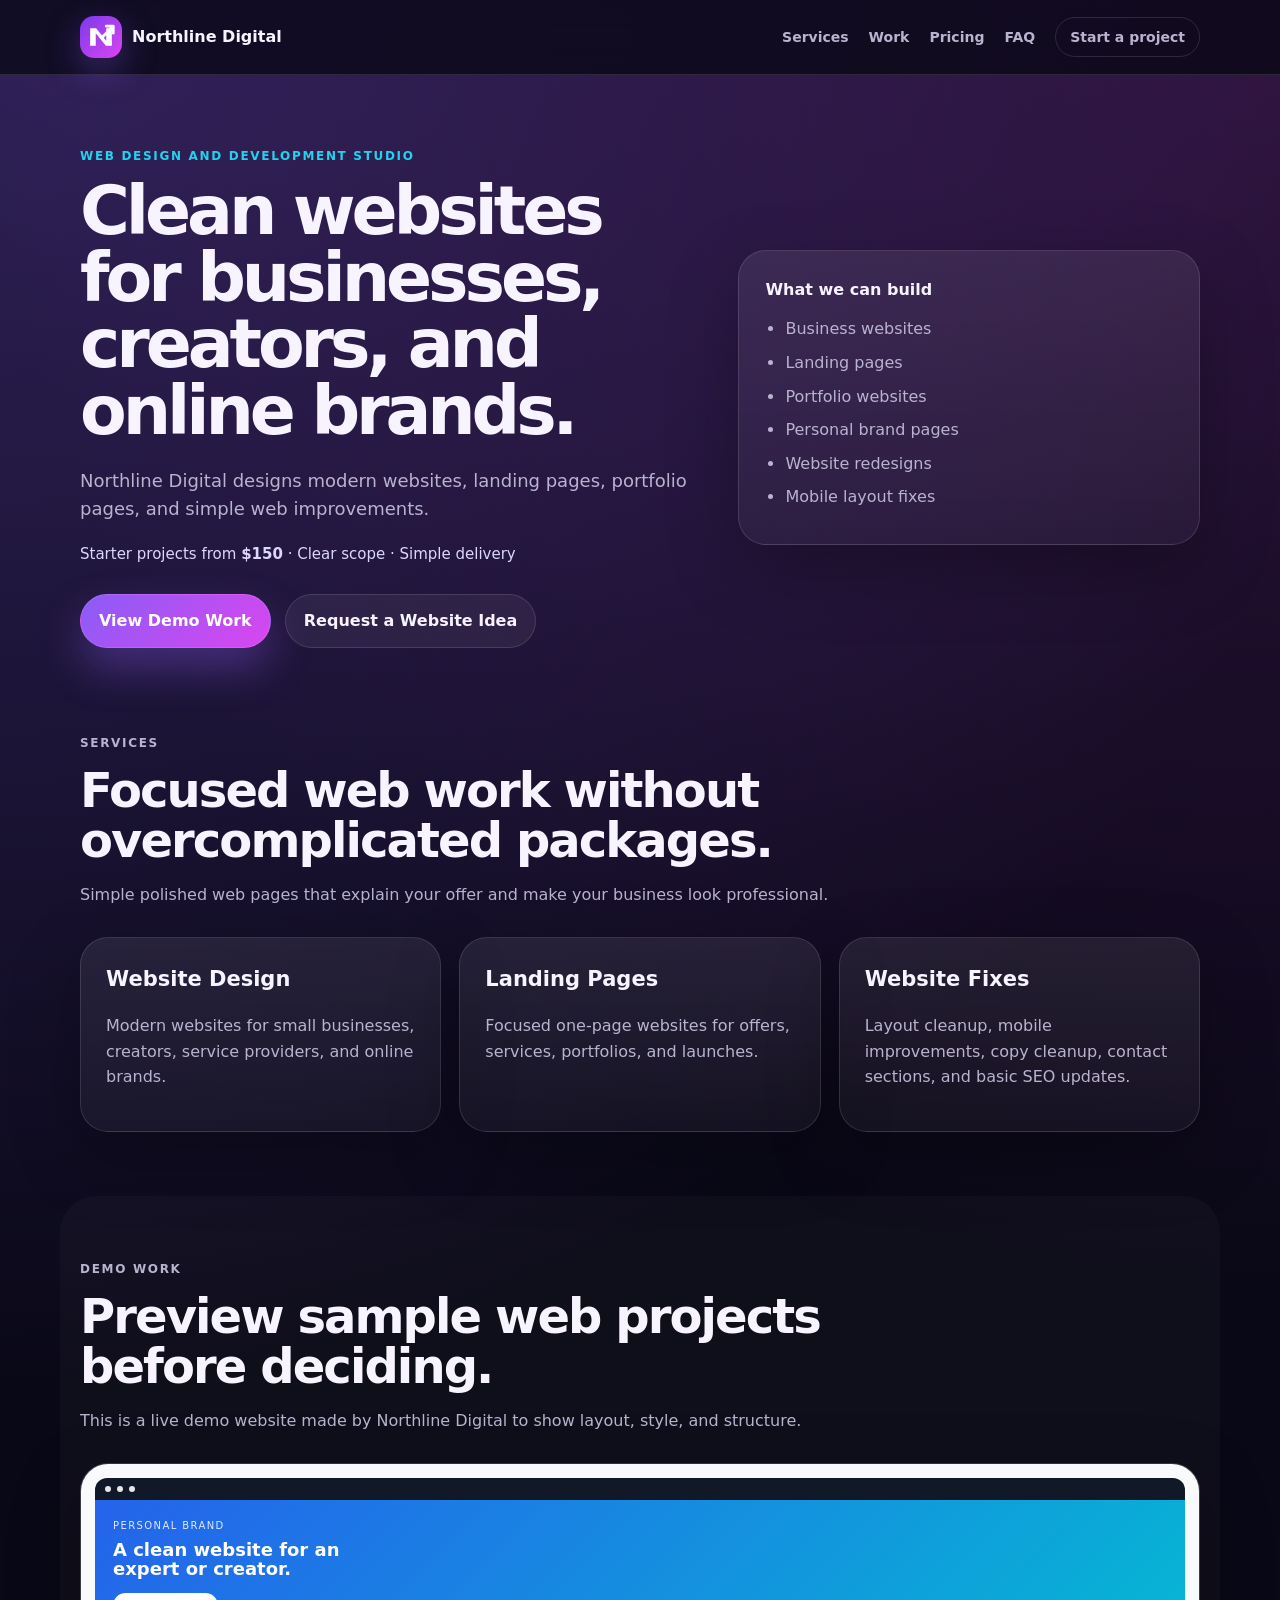
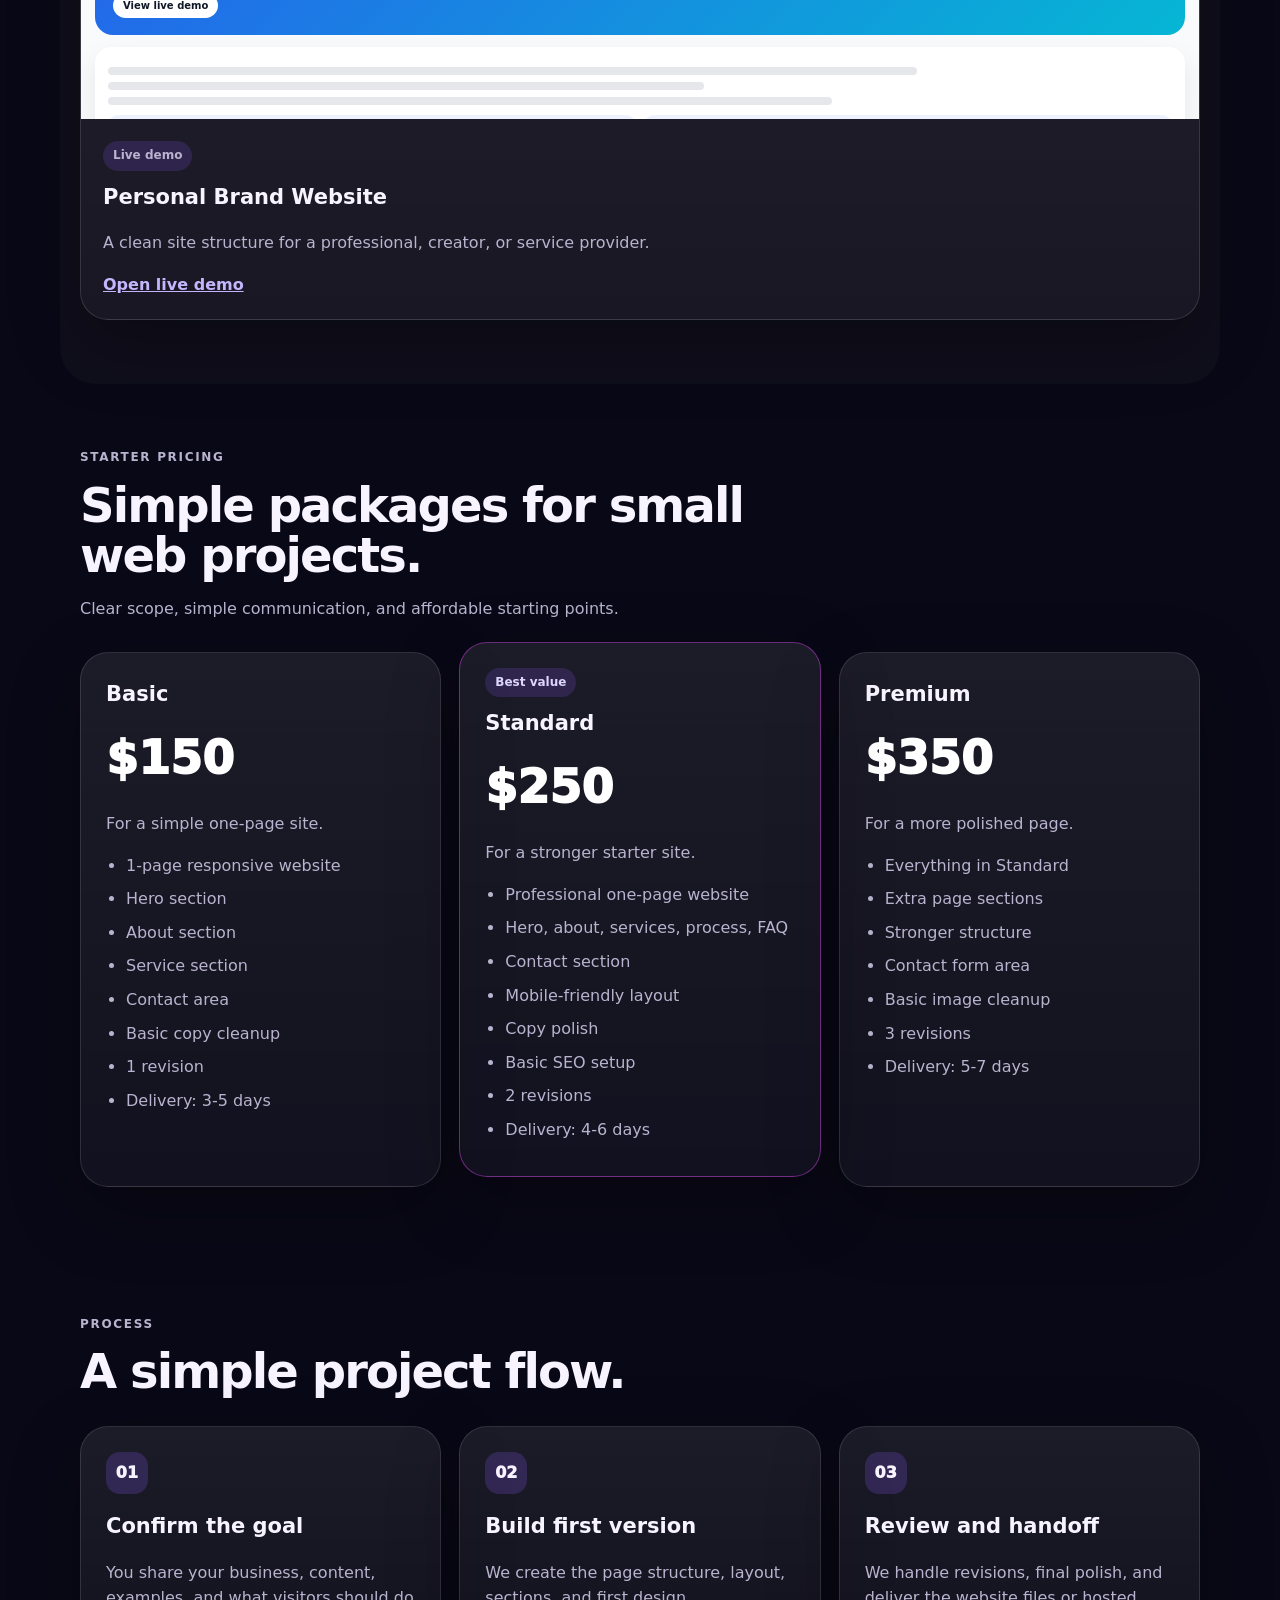
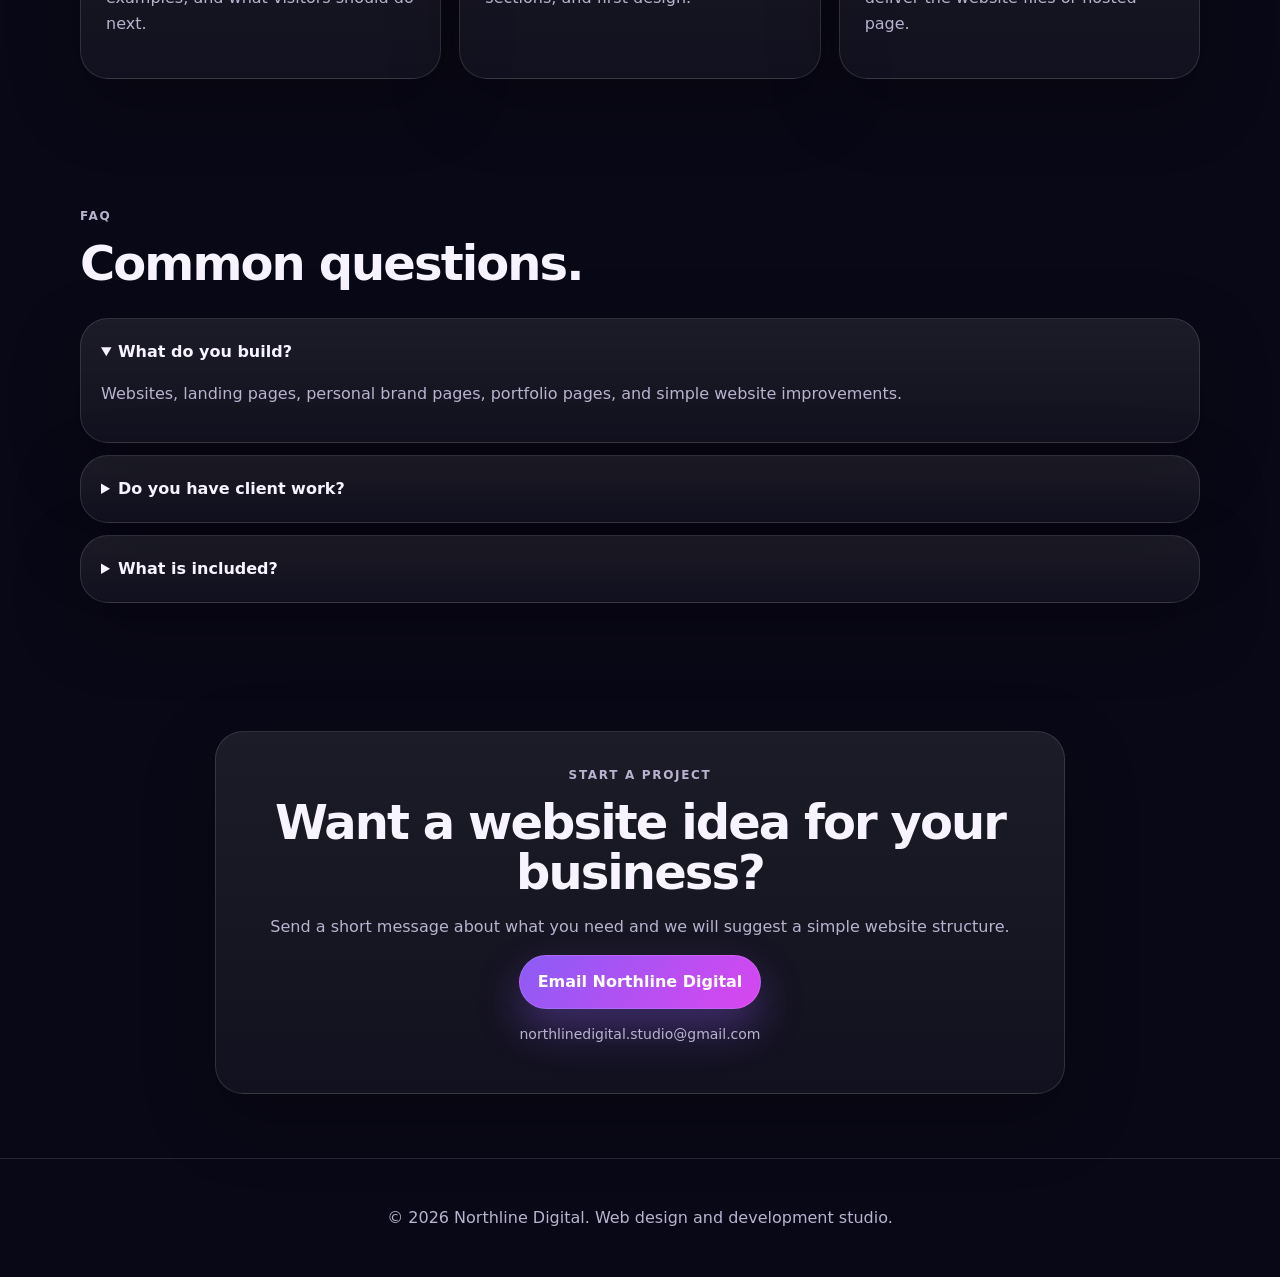
<file: index.html>
<!DOCTYPE html>
<html lang="en">
<head>
<meta charset="UTF-8">
<meta name="viewport" content="width=device-width, initial-scale=1.0">
<title>Northline Digital | Web Design Studio</title>
<meta name="description" content="Northline Digital builds clean websites and landing pages.">
<link rel="stylesheet" href="style.css">
</head>
<body>
<header class="site-header"><nav class="nav"><a class="brand" href="#home"><img class="logo-img" src="assets/northline-logo.svg" alt="Northline Digital logo"><span>Northline Digital</span></a><div class="nav-links"><a href="#services">Services</a><a href="#samples">Work</a><a href="#pricing">Pricing</a><a href="#faq">FAQ</a><a href="#contact" class="nav-cta">Start a project</a></div></nav></header>
<main>
<section id="home" class="hero"><div class="hero-content"><p class="eyebrow">Web design and development studio</p><h1>Clean websites for businesses, creators, and online brands.</h1><p class="hero-text">Northline Digital designs modern websites, landing pages, portfolio pages, and simple web improvements.</p><p class="hero-price">Starter projects from <strong>$150</strong> · Clear scope · Simple delivery</p><div class="hero-actions"><a href="#samples" class="btn primary">View Demo Work</a><a href="#contact" class="btn secondary">Request a Website Idea</a></div></div><div class="hero-card"><p class="card-label">What we can build</p><ul><li>Business websites</li><li>Landing pages</li><li>Portfolio websites</li><li>Personal brand pages</li><li>Website redesigns</li><li>Mobile layout fixes</li></ul></div></section>
<section id="services" class="section compact-section"><div class="section-heading"><p class="eyebrow">Services</p><h2>Focused web work without overcomplicated packages.</h2><p>Simple polished web pages that explain your offer and make your business look professional.</p></div><div class="grid three"><div class="service-card"><h3>Website Design</h3><p>Modern websites for small businesses, creators, service providers, and online brands.</p></div><div class="service-card"><h3>Landing Pages</h3><p>Focused one-page websites for offers, services, portfolios, and launches.</p></div><div class="service-card"><h3>Website Fixes</h3><p>Layout cleanup, mobile improvements, copy cleanup, contact sections, and basic SEO updates.</p></div></div></section>
<section id="samples" class="section samples"><div class="section-heading"><p class="eyebrow">Demo work</p><h2>Preview sample web projects before deciding.</h2><p>This is a live demo website made by Northline Digital to show layout, style, and structure.</p></div><div class="grid sample-single"><article class="sample-card"><a class="preview-link" href="demos/personal-brand/"><div class="site-preview brand-preview"><div class="preview-browser"><span></span><span></span><span></span></div><div class="preview-hero"><p>Personal Brand</p><h4>A clean website for an expert or creator.</h4><em>View live demo</em></div><div class="preview-content"><i></i><i></i><i></i><div><b></b><b></b></div></div></div></a><div class="sample-body"><p class="tag">Live demo</p><h3>Personal Brand Website</h3><p>A clean site structure for a professional, creator, or service provider.</p><a href="demos/personal-brand/">Open live demo</a></div></article></div></section>
<section id="pricing" class="section pricing"><div class="section-heading"><p class="eyebrow">Starter pricing</p><h2>Simple packages for small web projects.</h2><p>Clear scope, simple communication, and affordable starting points.</p></div><div class="grid three"><div class="price-card"><h3>Basic</h3><p class="price">$150</p><p class="best-for">For a simple one-page site.</p><ul><li>1-page responsive website</li><li>Hero section</li><li>About section</li><li>Service section</li><li>Contact area</li><li>Basic copy cleanup</li><li>1 revision</li><li>Delivery: 3-5 days</li></ul></div><div class="price-card featured"><p class="popular">Best value</p><h3>Standard</h3><p class="price">$250</p><p class="best-for">For a stronger starter site.</p><ul><li>Professional one-page website</li><li>Hero, about, services, process, FAQ</li><li>Contact section</li><li>Mobile-friendly layout</li><li>Copy polish</li><li>Basic SEO setup</li><li>2 revisions</li><li>Delivery: 4-6 days</li></ul></div><div class="price-card"><h3>Premium</h3><p class="price">$350</p><p class="best-for">For a more polished page.</p><ul><li>Everything in Standard</li><li>Extra page sections</li><li>Stronger structure</li><li>Contact form area</li><li>Basic image cleanup</li><li>3 revisions</li><li>Delivery: 5-7 days</li></ul></div></div></section>
<section class="section process"><div class="section-heading"><p class="eyebrow">Process</p><h2>A simple project flow.</h2></div><div class="grid three"><div class="step-card"><span>01</span><h3>Confirm the goal</h3><p>You share your business, content, examples, and what visitors should do next.</p></div><div class="step-card"><span>02</span><h3>Build first version</h3><p>We create the page structure, layout, sections, and first design.</p></div><div class="step-card"><span>03</span><h3>Review and handoff</h3><p>We handle revisions, final polish, and deliver the website files or hosted page.</p></div></div></section>
<section id="faq" class="section faq"><div class="section-heading"><p class="eyebrow">FAQ</p><h2>Common questions.</h2></div><div class="faq-list"><details open><summary>What do you build?</summary><p>Websites, landing pages, personal brand pages, portfolio pages, and simple website improvements.</p></details><details><summary>Do you have client work?</summary><p>We currently show demo projects so visitors can judge the design style and structure before deciding.</p></details><details><summary>What is included?</summary><p>A responsive web page with clear sections, contact area, basic copy cleanup, and basic SEO setup.</p></details></div></section>
<section id="contact" class="section contact"><div class="contact-box"><p class="eyebrow">Start a project</p><h2>Want a website idea for your business?</h2><p>Send a short message about what you need and we will suggest a simple website structure.</p><a class="btn primary" href="mailto:northlinedigital.studio@gmail.com">Email Northline Digital</a><p class="small-note">northlinedigital.studio@gmail.com</p></div></section>
</main><footer><p>© 2026 Northline Digital. Web design and development studio.</p></footer>
</body></html>
</file>
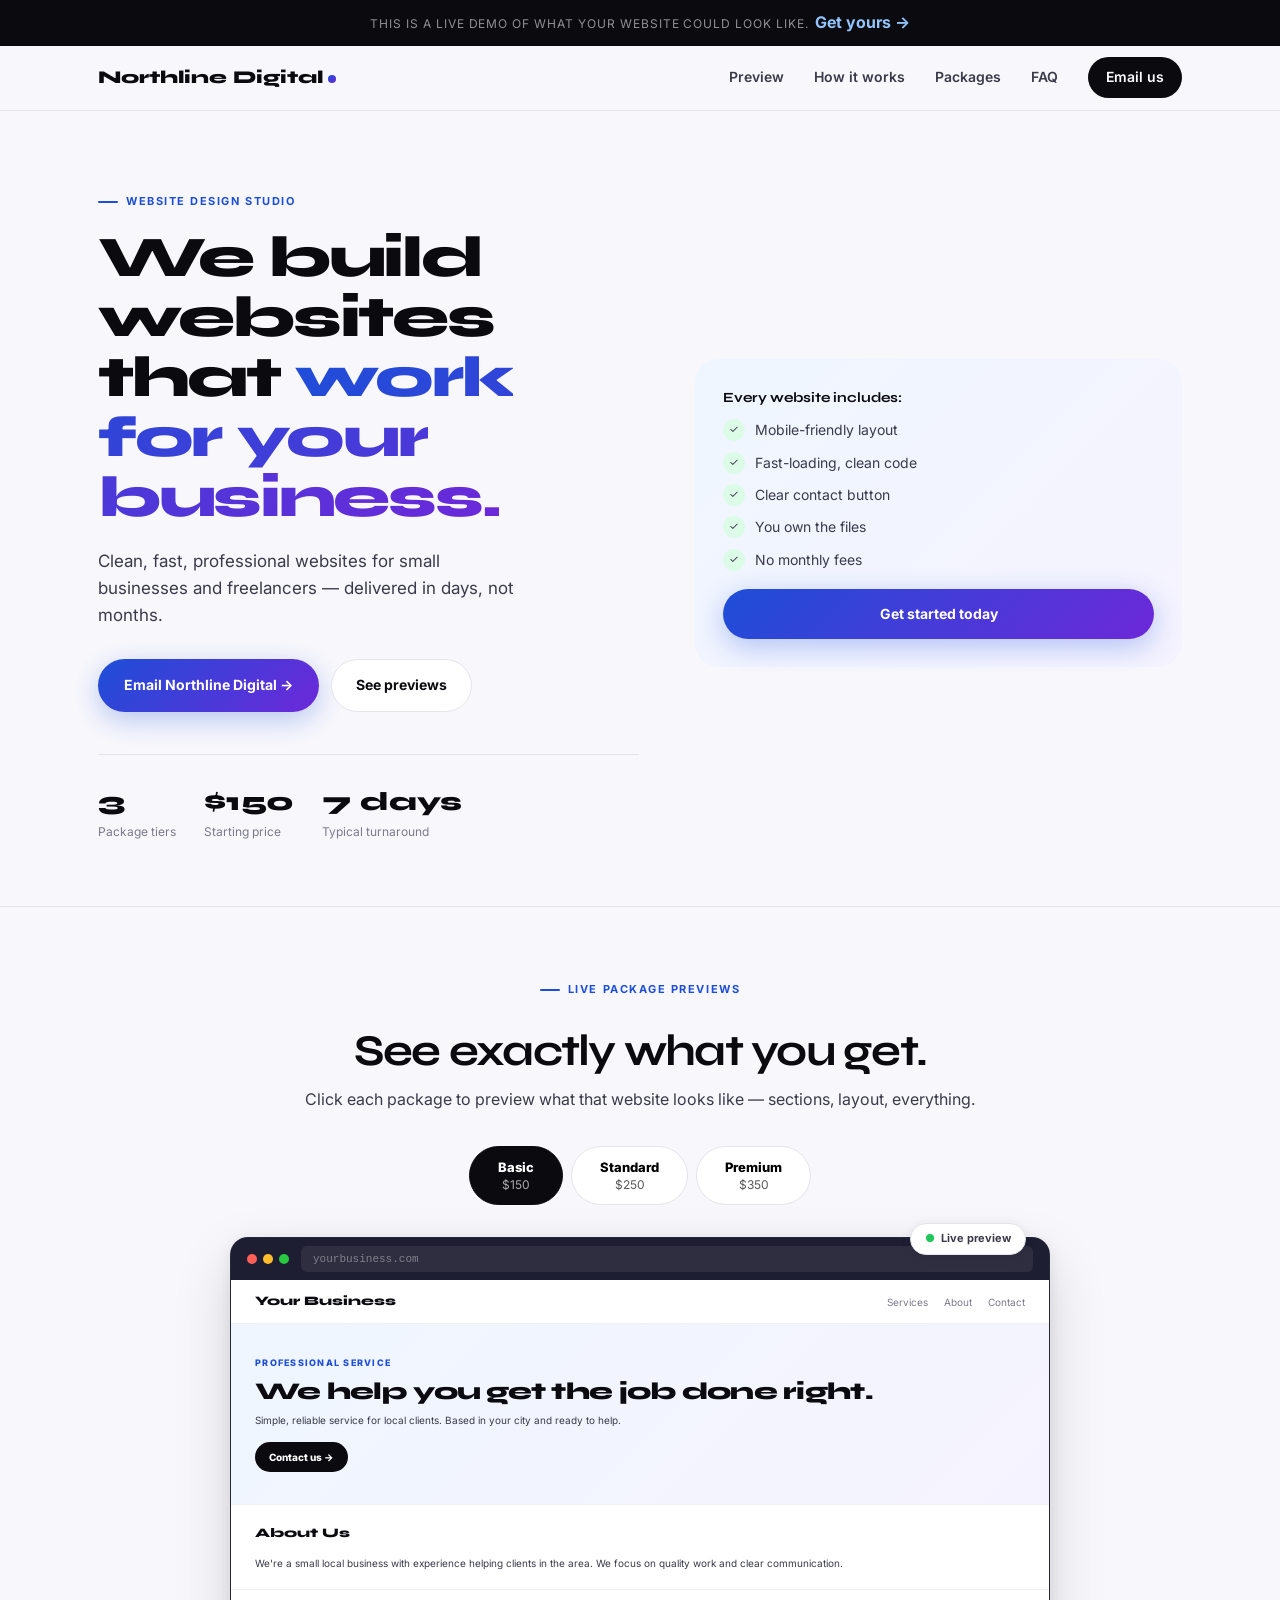
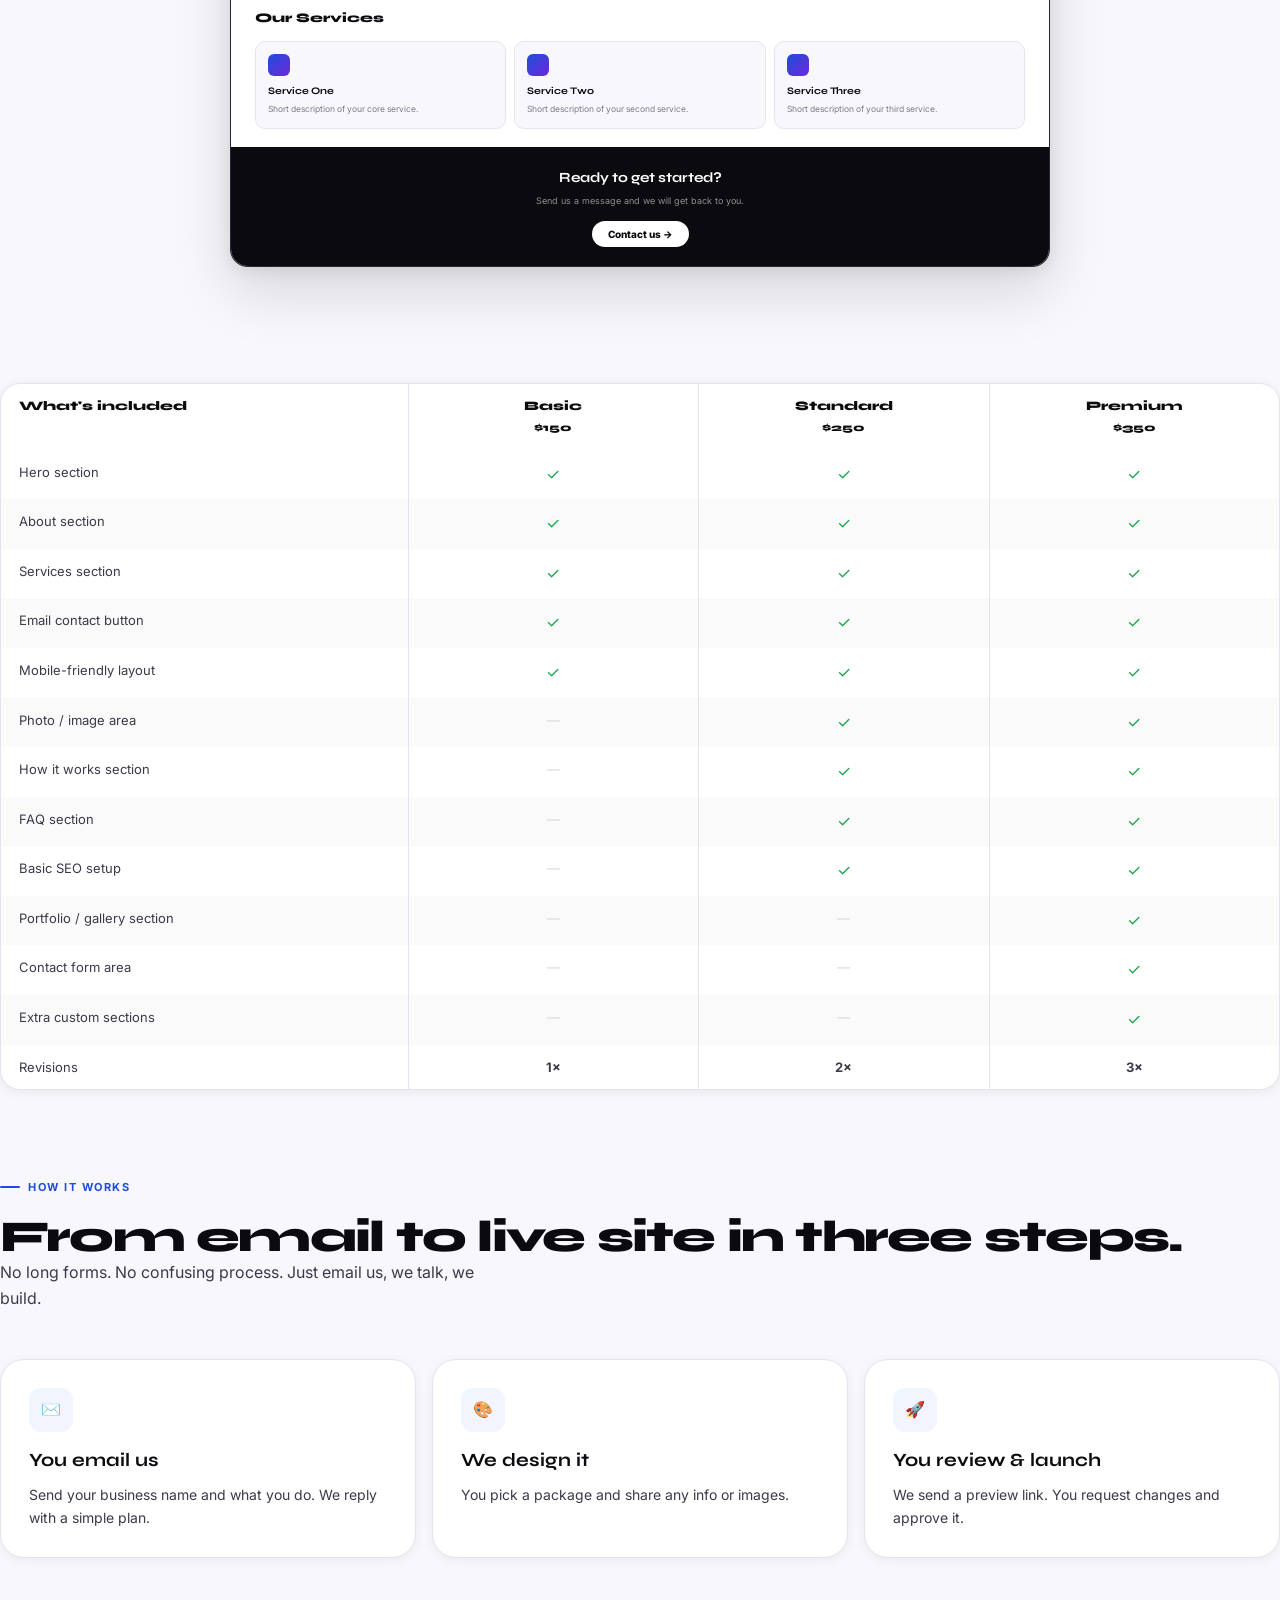
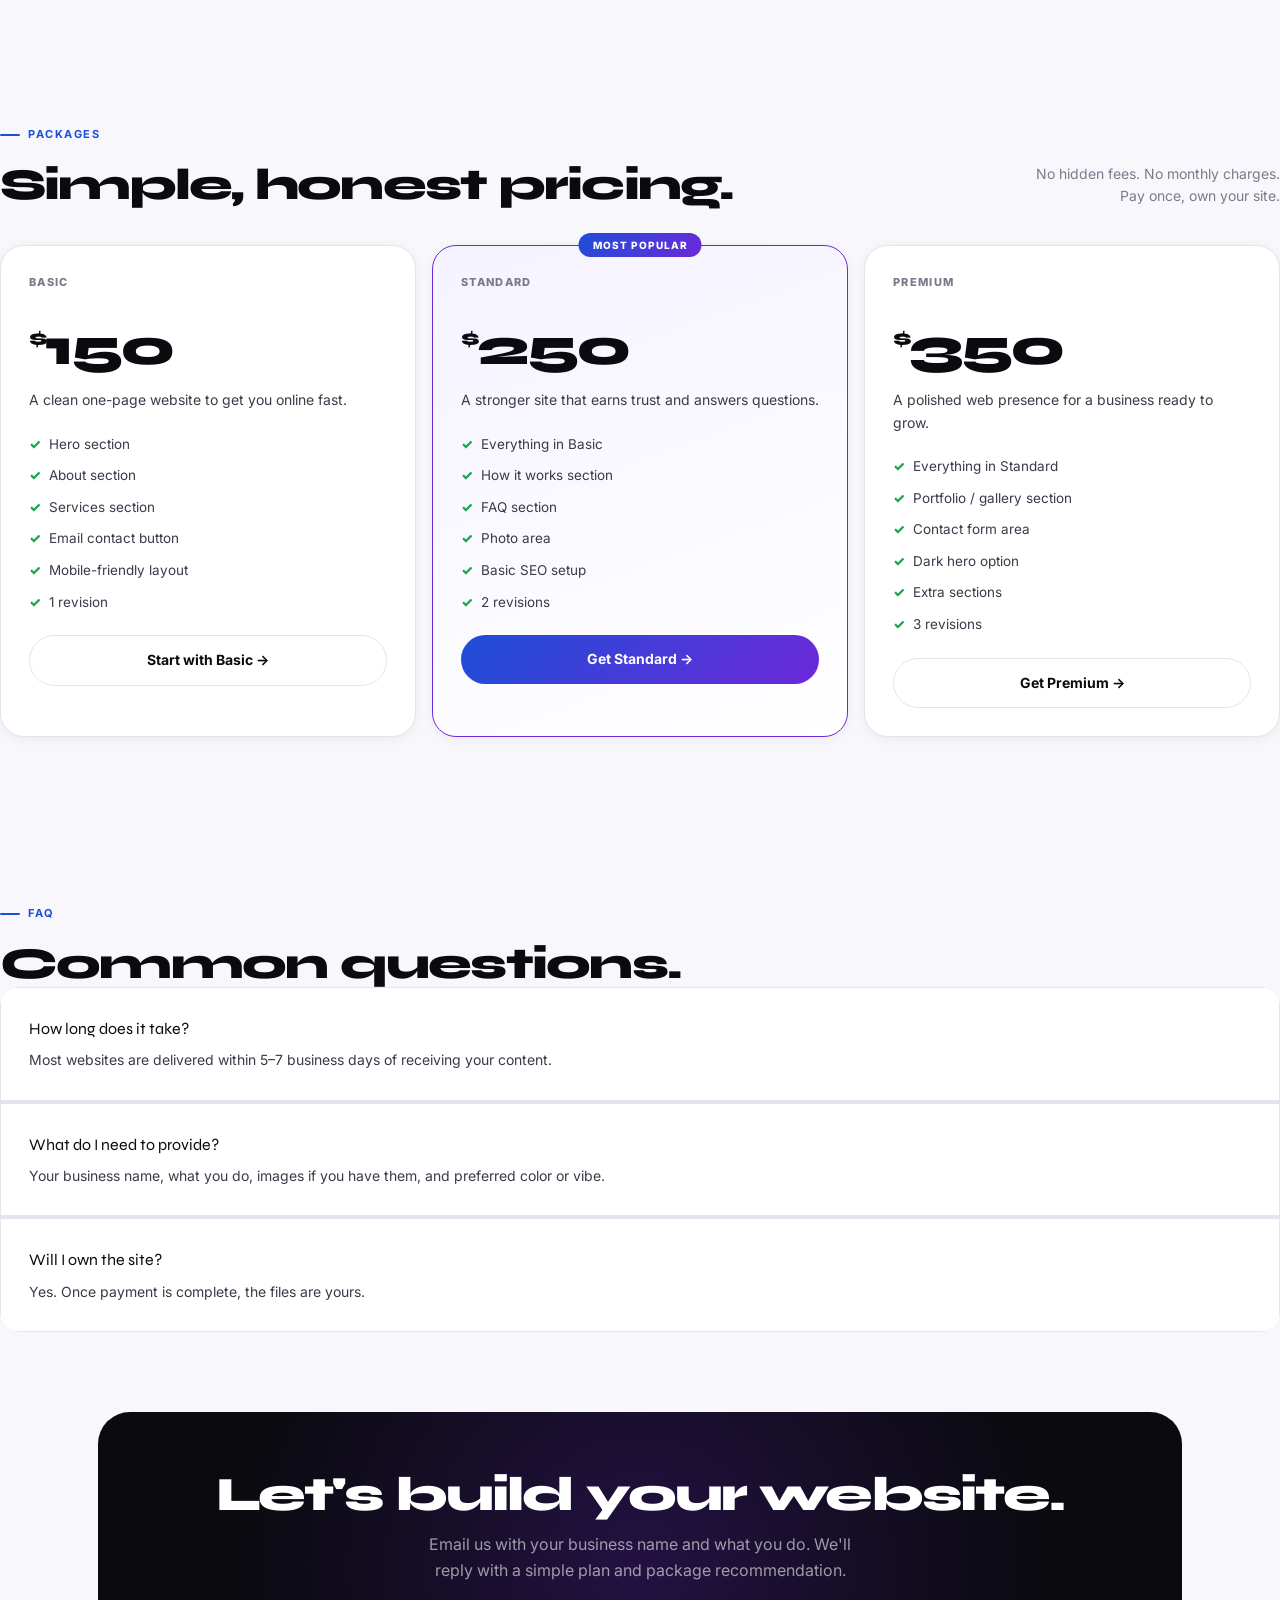
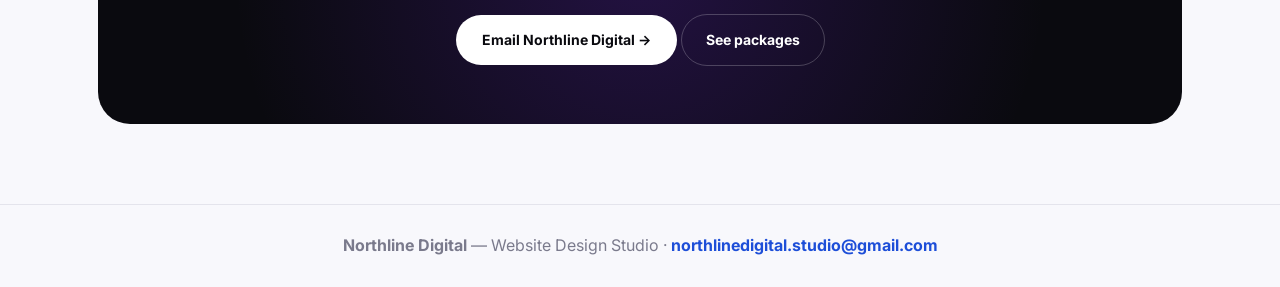
<file: demos/landing-page/index.html>
<!doctype html><html lang="en"><head><meta charset="utf-8"><meta name="viewport" content="width=device-width,initial-scale=1"><meta http-equiv="refresh" content="0; url=../personal-brand/"><title>Northline Digital Website Preview</title><script>location.replace('../personal-brand/');</script></head><body><p>Opening the polished Northline Digital website preview...</p><p><a href="../personal-brand/">Open preview</a></p></body></html>
</file>
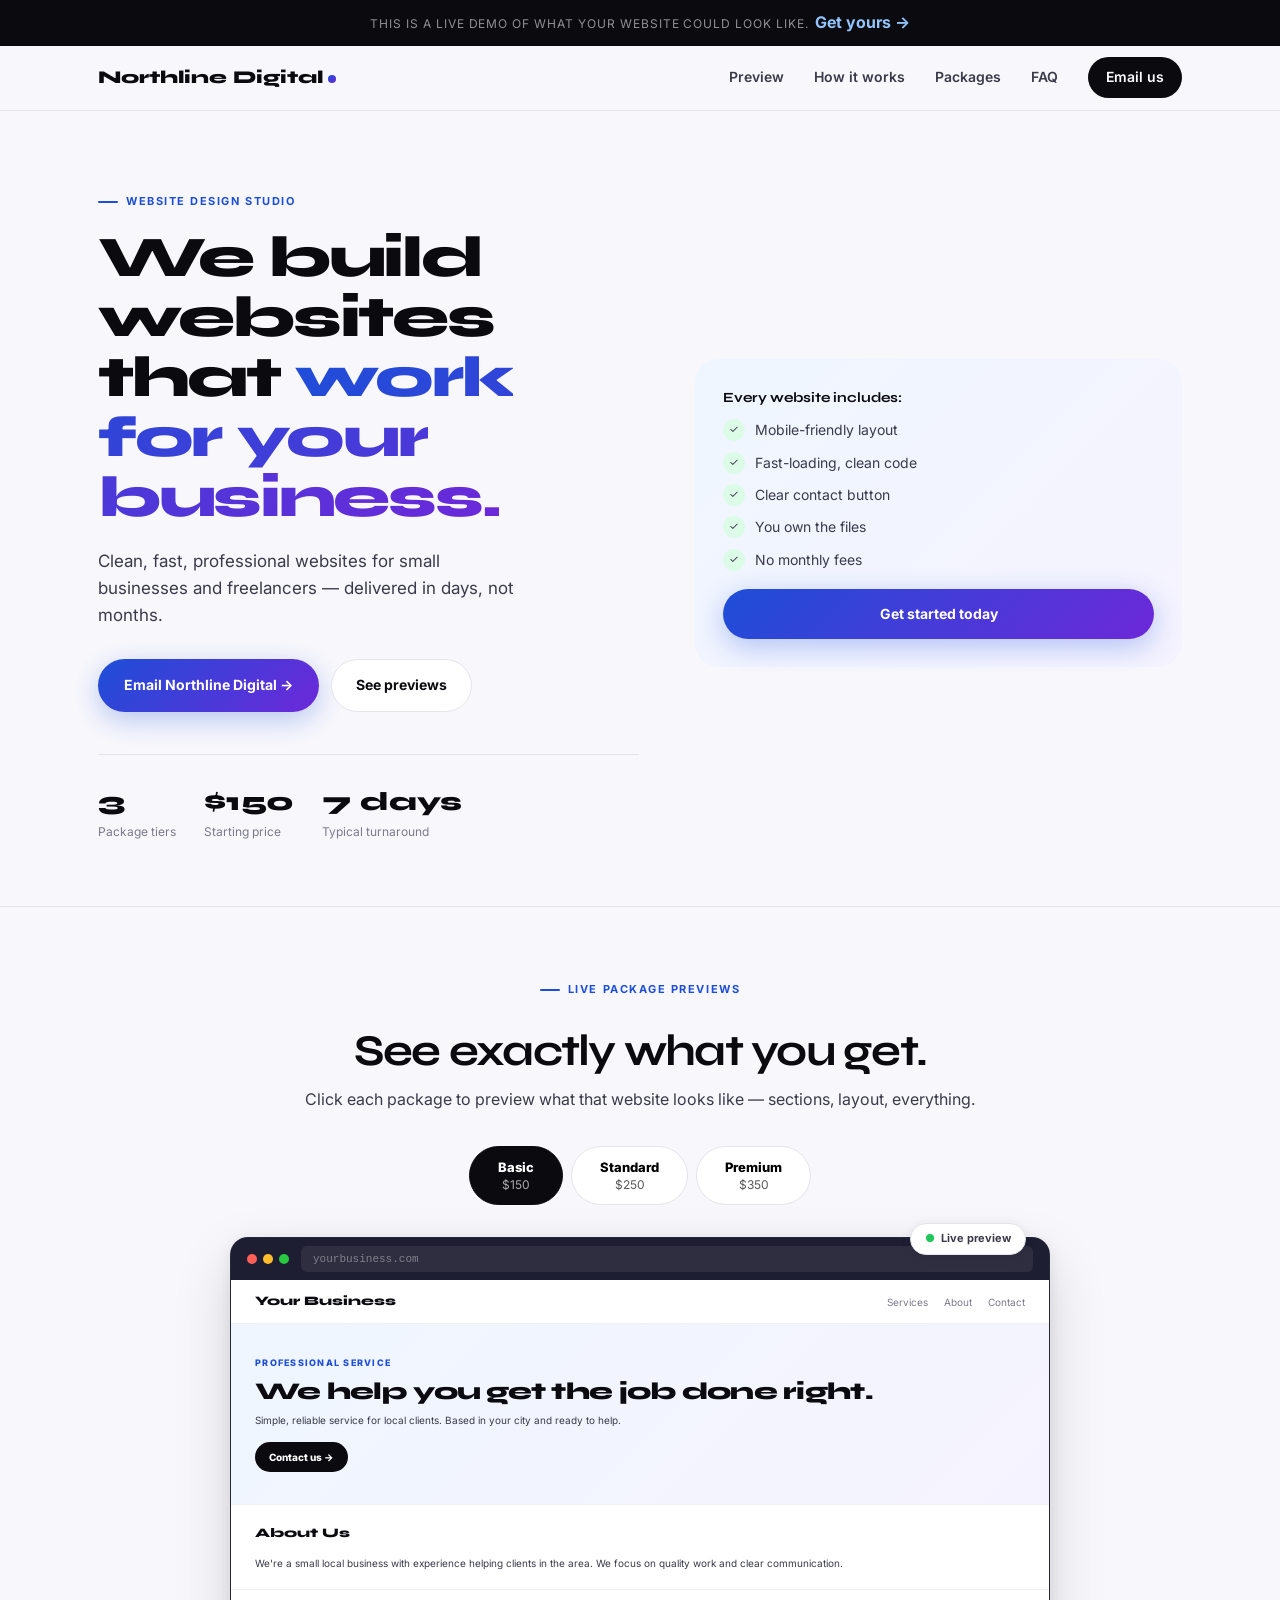
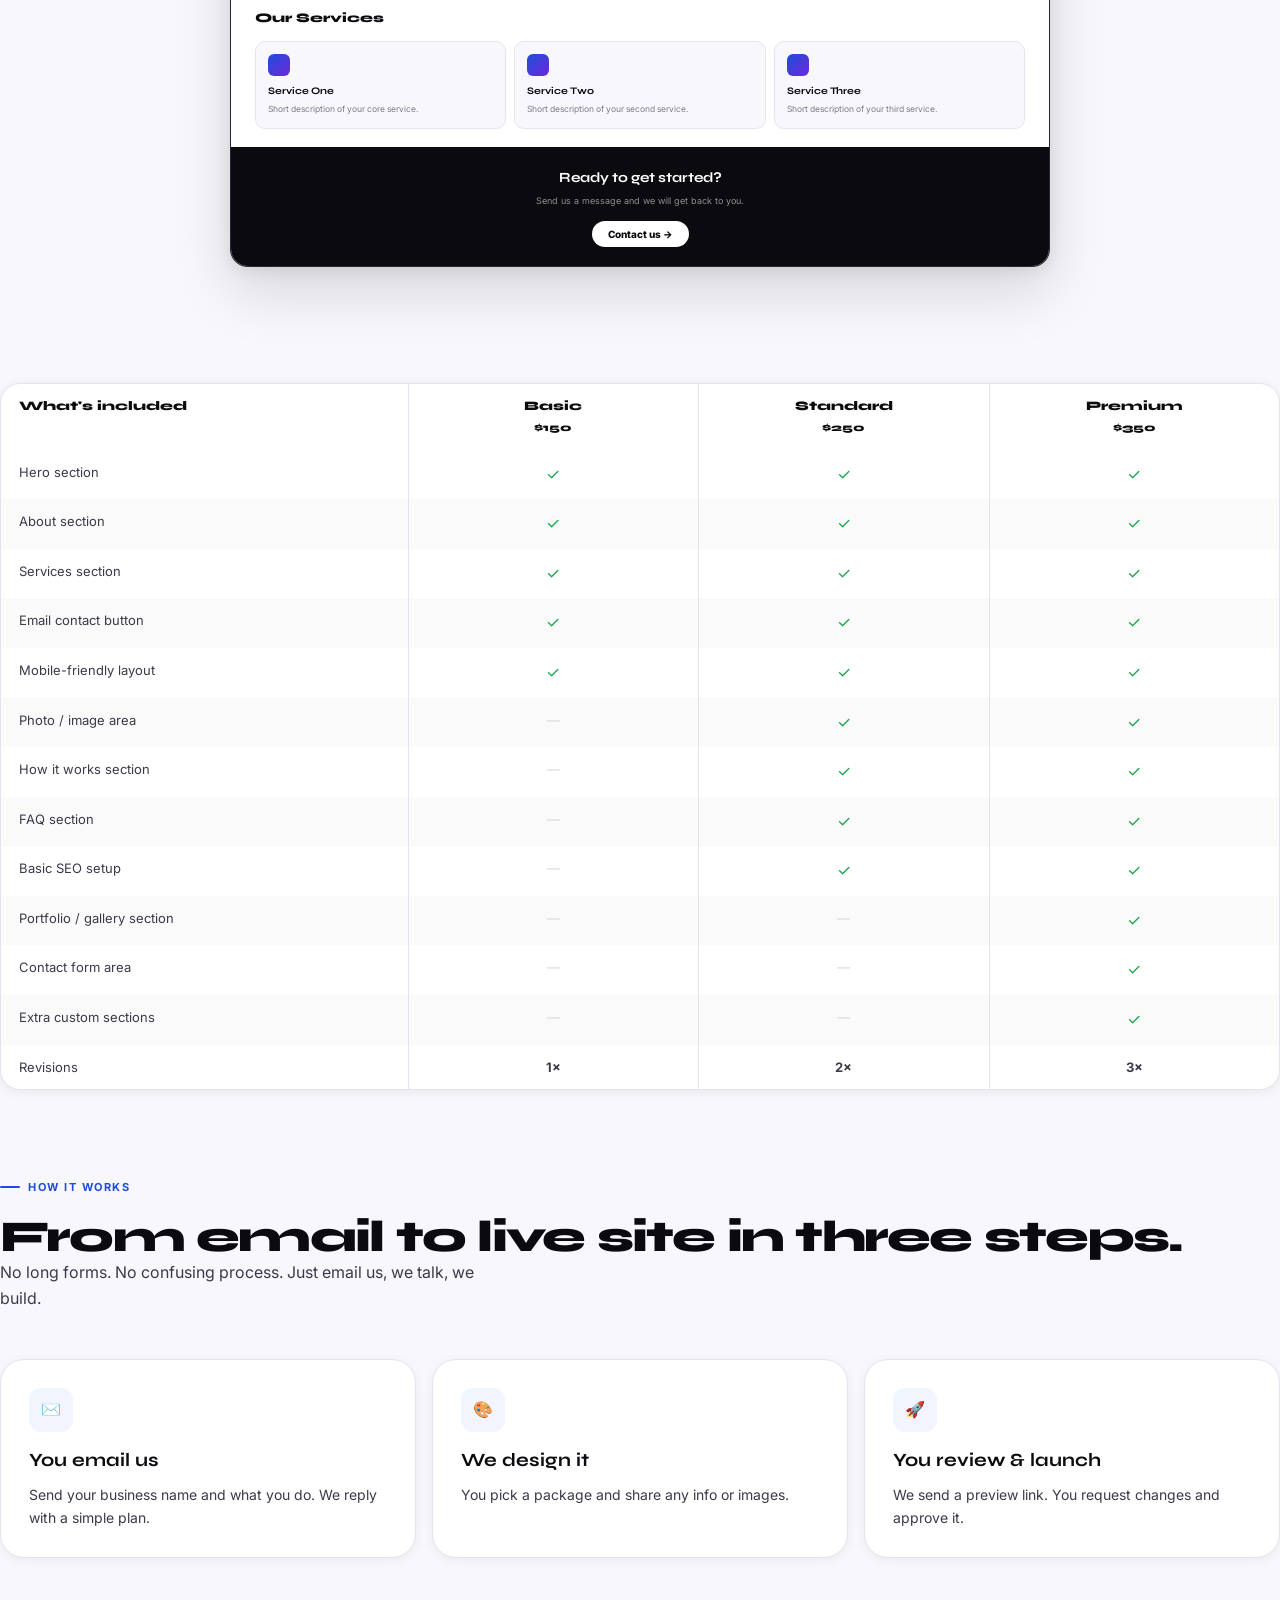
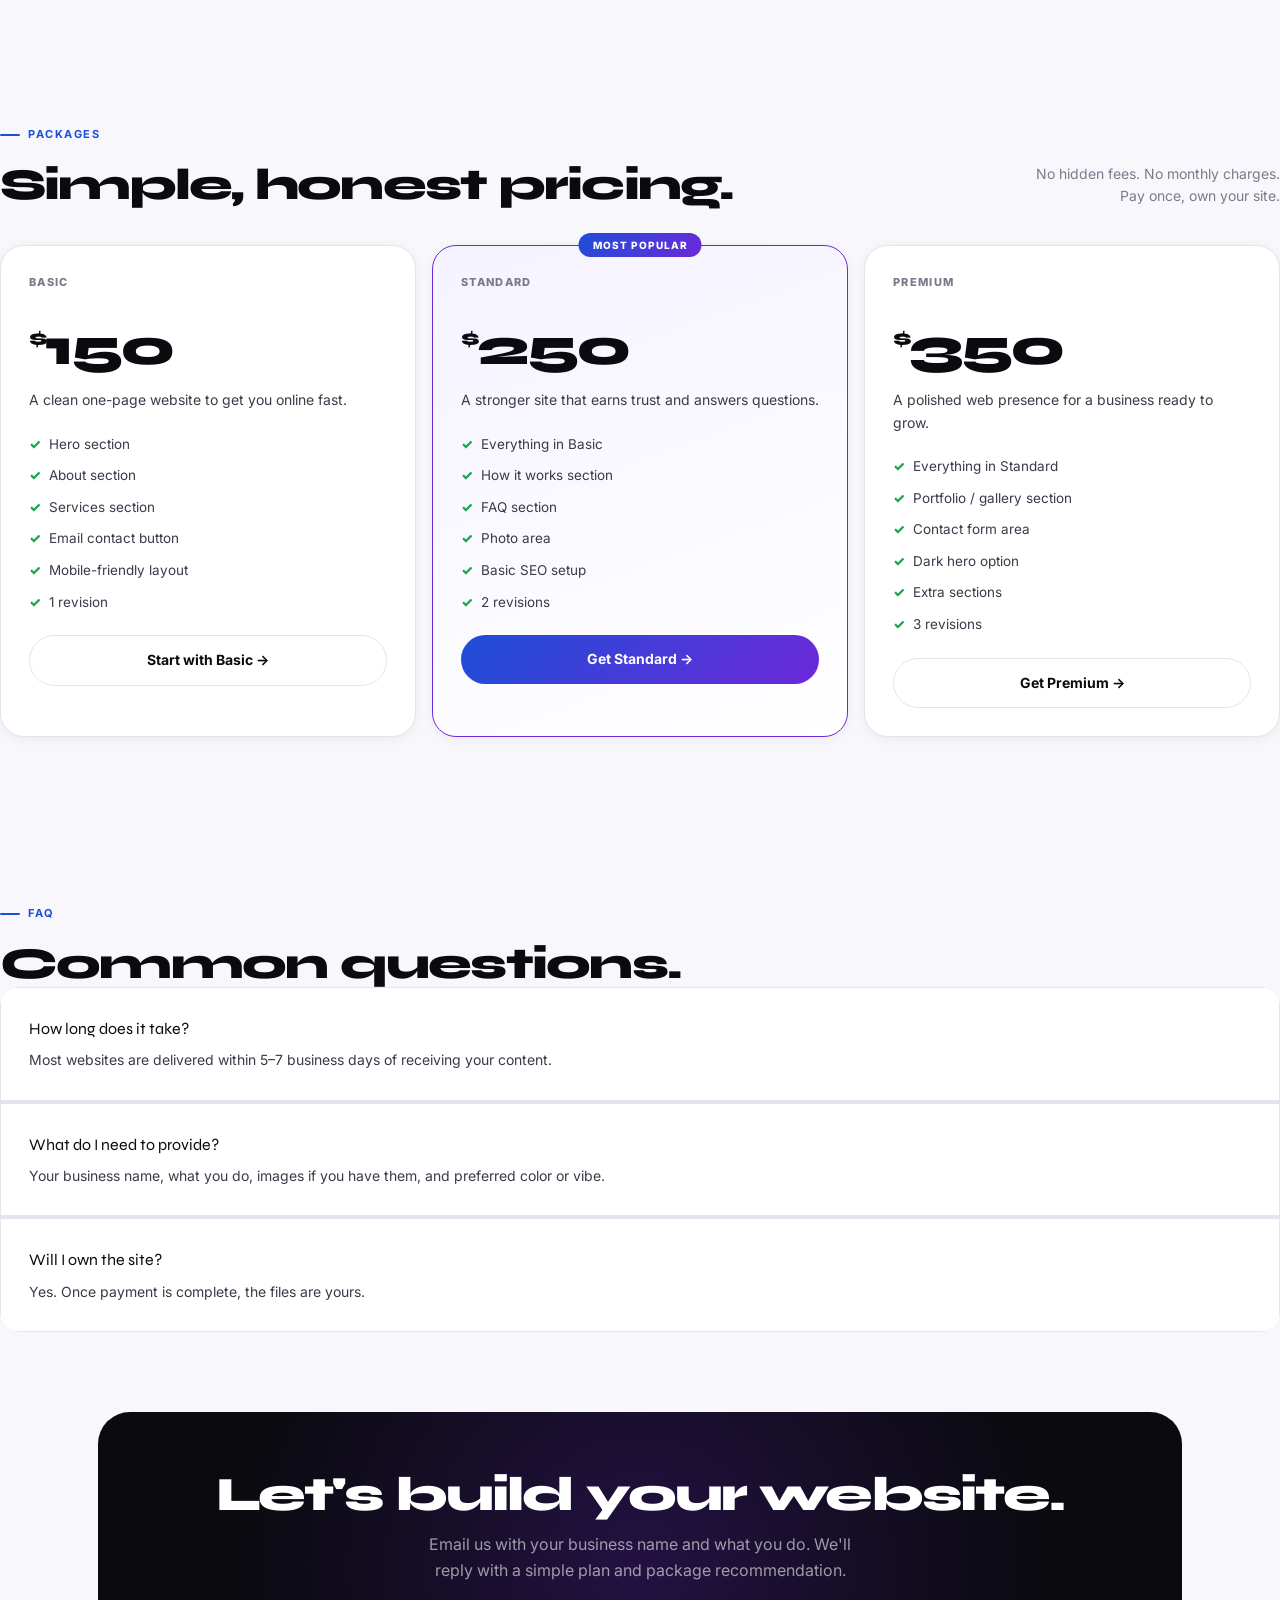
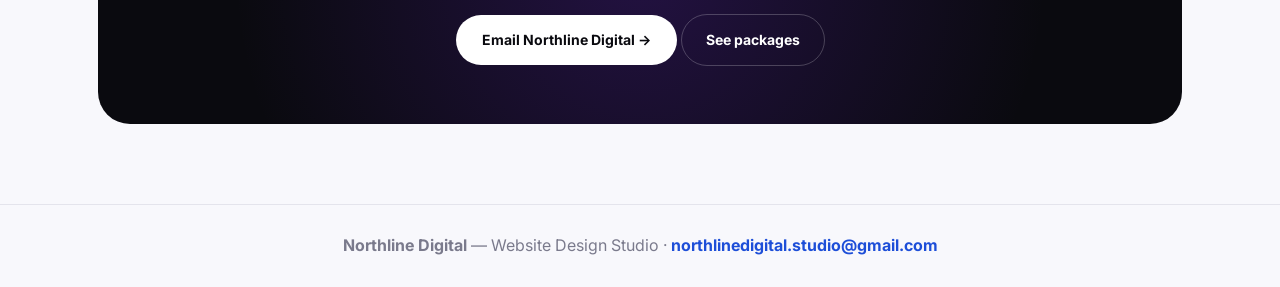
<file: demos/personal-brand/index.html>
<!doctype html>
<html lang="en">
<head>
<meta charset="UTF-8">
<meta name="viewport" content="width=device-width,initial-scale=1.0">
<title>Northline Digital — Website Design Studio</title>
<link rel="preconnect" href="https://fonts.googleapis.com">
<link rel="preconnect" href="https://fonts.gstatic.com" crossorigin>
<link href="https://fonts.googleapis.com/css2?family=Syne:wght@500;600;700;800&family=Inter:wght@300;400;500;600;700&display=swap" rel="stylesheet">
<style>
*{box-sizing:border-box;margin:0;padding:0}:root{--ink:#0a0a0f;--ink2:#3a3a4a;--ink3:#7a7a8c;--rule:#e4e4ec;--surface:#f8f8fc;--white:#fff;--blue:#1d4ed8;--violet:#6d28d9;--grad:linear-gradient(135deg,#1d4ed8,#6d28d9);--soft:linear-gradient(135deg,#eff6ff,#f5f3ff);--shadow:0 24px 60px rgba(10,10,15,.14),0 4px 16px rgba(10,10,15,.08)}html{scroll-behavior:smooth}body{font-family:Inter,sans-serif;background:var(--surface);color:var(--ink);line-height:1.6}.topbar{background:var(--ink);padding:10px;text-align:center}.topbar span{color:rgba(255,255,255,.55);font-size:12px;letter-spacing:.08em;text-transform:uppercase}.topbar a{color:#93c5fd;text-decoration:none;font-weight:700;margin-left:6px}.nav-wrap{position:sticky;top:0;z-index:20;background:rgba(248,248,252,.9);backdrop-filter:blur(16px);border-bottom:1px solid var(--rule)}nav{max-width:1140px;margin:auto;height:64px;padding:0 28px;display:flex;align-items:center;justify-content:space-between}.brand{font-family:Syne,sans-serif;font-weight:800;font-size:18px;text-decoration:none;color:var(--ink)}.brand span{display:inline-block;width:8px;height:8px;border-radius:50%;background:var(--grad);margin-left:5px}.nav-links{display:flex;gap:30px;align-items:center}.nav-links a{font-size:14px;color:var(--ink2);text-decoration:none;font-weight:600}.nav-cta{background:var(--ink);color:white!important;border-radius:999px;padding:9px 18px}.page{max-width:1140px;margin:auto;padding:0 28px}.hero{padding:74px 0 64px;display:grid;grid-template-columns:1fr .9fr;gap:56px;align-items:center}.eyebrow,.section-label{display:inline-flex;align-items:center;gap:8px;font-size:11px;font-weight:700;letter-spacing:.14em;text-transform:uppercase;color:var(--blue);margin-bottom:18px}.eyebrow:before,.section-label:before{content:"";width:20px;height:2px;background:var(--blue);border-radius:2px}.hero h1,.section h2,.pricing-header h2,.cta-box h2{font-family:Syne,sans-serif;font-weight:800;letter-spacing:-.04em;line-height:1.04}.hero h1{font-size:clamp(36px,4.5vw,60px);margin-bottom:20px}.hero h1 em{font-style:normal;background:var(--grad);-webkit-background-clip:text;background-clip:text;color:transparent}.hero-sub{color:var(--ink2);font-size:17px;max-width:430px;margin-bottom:30px}.hero-actions{display:flex;gap:12px;flex-wrap:wrap}.btn-primary,.btn-ghost,.btn-white,.btn-outline-white,.card-cta{display:inline-flex;align-items:center;justify-content:center;border-radius:999px;text-decoration:none;font-size:14px;font-weight:700}.btn-primary{gap:8px;padding:14px 26px;background:var(--grad);color:white;box-shadow:0 8px 28px rgba(29,78,216,.3)}.btn-ghost{padding:14px 24px;background:white;color:var(--ink);border:1.5px solid var(--rule)}.hero-stats{display:flex;gap:28px;margin-top:42px;padding-top:26px;border-top:1px solid var(--rule)}.stat-num{font-family:Syne,sans-serif;font-weight:800;font-size:26px}.stat-label{font-size:12px;color:var(--ink3)}.hero-card{background:var(--soft);border-radius:24px;padding:28px;display:grid;gap:10px}.hero-card b{font-family:Syne,sans-serif;font-size:14px}.hero-card div{display:flex;gap:10px;color:var(--ink2);font-size:14px}.check{width:22px;height:22px;border-radius:50%;background:#dcfce7;display:grid;place-items:center;font-size:11px;flex:none}.switcher-section{padding:66px 0 80px}.switcher-intro{text-align:center;margin-bottom:34px}.switcher-intro .section-label{justify-content:center}.switcher-intro h2{font-family:Syne,sans-serif;font-size:clamp(30px,3.5vw,44px);letter-spacing:-.04em}.switcher-intro p{color:var(--ink2)}.pkg-tabs{display:flex;justify-content:center;gap:8px;margin-bottom:32px;flex-wrap:wrap}.pkg-tab{display:flex;flex-direction:column;align-items:center;gap:2px;padding:12px 28px;border-radius:999px;border:1.5px solid var(--rule);background:white;cursor:pointer;font-family:Inter,sans-serif}.pkg-tab.active{background:var(--ink);border-color:var(--ink);color:white}.tab-name{font-size:13px;font-weight:800}.tab-price{font-size:12px;opacity:.65}.mockup-wrap{position:relative;max-width:820px;margin:0 auto}.mockup-badge{position:absolute;top:-14px;right:24px;background:white;border:1px solid var(--rule);border-radius:999px;padding:6px 14px;font-size:11px;font-weight:700;color:var(--ink2);z-index:3;box-shadow:0 2px 12px rgba(10,10,15,.07)}.mockup-badge:before{content:"●";color:#22c55e;margin-right:6px}.browser-shell{background:#1a1a2e;border-radius:18px;overflow:hidden;box-shadow:var(--shadow);border:1px solid rgba(255,255,255,.06)}.browser-chrome{background:#1e1e32;height:42px;display:flex;align-items:center;padding:0 16px;gap:12px}.dots{display:flex;gap:6px}.dots span{width:10px;height:10px;border-radius:50%;background:#ff5f57}.dots span:nth-child(2){background:#ffbd2e}.dots span:nth-child(3){background:#28c840}.url{flex:1;background:rgba(255,255,255,.07);height:26px;border-radius:6px;color:rgba(255,255,255,.4);font-family:monospace;font-size:11px;display:flex;align-items:center;padding:0 12px}.inner{background:white}.pkg-panel{display:none;animation:fade .2s}.pkg-panel.active{display:block}@keyframes fade{from{opacity:0;transform:translateY(6px)}to{opacity:1;transform:none}}.i-nav{height:44px;border-bottom:1px solid #f0f0f5;display:flex;align-items:center;justify-content:space-between;padding:0 24px}.i-brand{font-family:Syne,sans-serif;font-weight:800;font-size:13px}.i-links{display:flex;gap:16px;color:var(--ink3);font-size:10px}.i-hero{padding:32px 24px;display:grid;gap:20px;align-items:center;background:var(--soft)}.two{grid-template-columns:1fr .82fr}.i-eyebrow{font-size:9px;font-weight:800;letter-spacing:.14em;text-transform:uppercase;color:var(--blue);margin-bottom:8px}.i-h1{font-family:Syne,sans-serif;font-weight:800;font-size:24px;line-height:1.08;letter-spacing:-.03em;margin-bottom:8px}.i-sub{font-size:10px;color:var(--ink2);line-height:1.5;margin-bottom:14px}.i-btn{display:inline-flex;padding:7px 14px;border-radius:999px;font-size:10px;font-weight:800;background:var(--ink);color:white}.grad{background:var(--grad)!important;color:white}.i-img{border-radius:14px;aspect-ratio:4/3;background:var(--grad);position:relative;overflow:hidden}.i-img:after{content:"";position:absolute;left:18px;right:18px;bottom:18px;height:52px;border-radius:14px;background:rgba(255,255,255,.85)}.i-section{padding:18px 24px;border-top:1px solid #f0f0f5}.i-title{font-family:Syne,sans-serif;font-size:13px;font-weight:800;margin-bottom:12px}.i-grid{display:grid;grid-template-columns:repeat(3,1fr);gap:8px}.i-card,.i-step,.i-faq,.i-form-field,.i-gallery div{border:1px solid var(--rule);background:var(--surface);border-radius:10px;padding:12px}.i-icon{width:22px;height:22px;border-radius:6px;background:var(--grad);margin-bottom:7px}.i-card h4,.i-step h4,.i-faq h4{font-family:Syne,sans-serif;font-size:10px;margin-bottom:4px}.i-card p,.i-step p,.i-faq p{font-size:8.5px;color:var(--ink3);line-height:1.45}.i-steps{display:grid;grid-template-columns:repeat(3,1fr);gap:8px}.i-step-num{font-size:9px;font-weight:800;color:var(--blue);margin-bottom:5px}.i-faq-list{display:grid;gap:6px}.i-gallery{display:grid;grid-template-columns:repeat(3,1fr);gap:8px}.i-gallery div{aspect-ratio:4/3;padding:0}.i-form{background:var(--soft);border-radius:10px;padding:14px;display:grid;grid-template-columns:1fr 1fr;gap:8px}.i-form-field{height:28px;background:white;color:var(--ink3);font-size:8.5px;display:flex;align-items:center}.i-form-field.full{grid-column:span 2;height:50px;align-items:flex-start;padding-top:8px}.i-cta{background:var(--ink);padding:20px 24px;text-align:center}.i-cta h4{font-family:Syne,sans-serif;color:white;font-size:14px}.i-cta p{font-size:9px;color:rgba(255,255,255,.55);margin:5px 0 12px}.i-cta span{background:white;color:var(--ink);border-radius:999px;padding:7px 16px;font-size:10px;font-weight:800}.compare{margin-top:36px;background:white;border:1.5px solid var(--rule);border-radius:20px;overflow:hidden;box-shadow:0 2px 12px rgba(10,10,15,.07)}.row{display:grid;grid-template-columns:1.4fr repeat(3,1fr)}.row>div{padding:12px 18px;border-left:1px solid var(--rule);font-size:13px;color:var(--ink2);text-align:center}.row>div:first-child{text-align:left;border-left:0}.row.head>div{font-family:Syne,sans-serif;font-weight:800;color:var(--ink);font-size:13px}.row:nth-child(even){background:#fafafa}.yes{color:#16a34a;font-size:16px}.no{color:#d1d5db}.section,.pricing-section{padding:80px 0}.section h2,.pricing-header h2{font-size:clamp(28px,3.5vw,44px)}.section-sub{color:var(--ink2);font-size:16px;max-width:480px;margin-bottom:48px}.process-grid,.price-grid,.what-grid{display:grid;grid-template-columns:repeat(3,1fr);gap:16px}.process-step,.price-card,.what-item,.faq-item{background:white;border:1.5px solid var(--rule);border-radius:24px;padding:28px;box-shadow:0 2px 12px rgba(10,10,15,.06)}.step-icon{width:44px;height:44px;border-radius:12px;background:var(--soft);display:grid;place-items:center;margin-bottom:14px}.process-step h3,.price-card h3,.what-item h3,.faq-q{font-family:Syne,sans-serif;margin-bottom:8px}.process-step p,.what-item p,.faq-a,.price-desc{color:var(--ink2);font-size:14px}.pricing-header{display:flex;justify-content:space-between;align-items:flex-end;margin-bottom:38px;gap:20px}.pricing-note{font-size:14px;color:var(--ink3);max-width:250px;text-align:right}.price-card.featured{border-color:var(--violet);background:linear-gradient(160deg,#f5f3ff,white);position:relative}.featured-badge{position:absolute;top:-13px;left:50%;transform:translateX(-50%);background:var(--grad);color:white;font-size:10px;font-weight:800;letter-spacing:.1em;text-transform:uppercase;padding:4px 14px;border-radius:999px}.tier{font-size:11px;font-weight:800;letter-spacing:.12em;text-transform:uppercase;color:var(--ink3);margin-bottom:14px}.amount{font-family:Syne,sans-serif;font-size:52px;font-weight:800;letter-spacing:-.06em}.amount sup{font-size:22px}.price-card ul{list-style:none;margin:22px 0;display:grid;gap:10px}.price-card li{font-size:13.5px;color:var(--ink2)}.price-card li:before{content:"✓";color:#16a34a;font-weight:800;margin-right:8px}.card-cta{width:100%;padding:13px}.outline{border:1.5px solid var(--rule);color:var(--ink)}.solid{background:var(--grad);color:white}.faq-list{display:grid;gap:2px;background:var(--rule);border-radius:20px;overflow:hidden}.faq-item{box-shadow:none;border-radius:0}.cta-box{background:var(--ink);border-radius:32px;padding:58px 28px;text-align:center;position:relative;overflow:hidden}.cta-box:before{content:"";position:absolute;inset:-40%;background:radial-gradient(circle,rgba(109,40,217,.25),transparent 40%)}.cta-box>*{position:relative}.cta-box h2{font-size:clamp(30px,4vw,48px);color:white}.cta-box p{color:rgba(255,255,255,.58);max-width:460px;margin:12px auto 30px}.btn-white{background:white;color:var(--ink);padding:14px 26px}.btn-outline-white{color:white;border:1.5px solid rgba(255,255,255,.22);padding:14px 24px}.footer{border-top:1px solid var(--rule);padding:28px;text-align:center;color:var(--ink3)}.footer a{color:var(--blue);text-decoration:none;font-weight:700}@media(max-width:900px){nav .nav-links{display:none}.hero,.two,.process-grid,.price-grid,.what-grid{grid-template-columns:1fr}.i-img{display:none}.i-grid,.i-steps,.i-gallery{grid-template-columns:1fr}.row{grid-template-columns:1fr repeat(3,.6fr)}.row>div{padding:10px 8px;font-size:12px}.pricing-header{flex-direction:column;align-items:flex-start}.pricing-note{text-align:left}.hero-card{order:-1}.pkg-tab{padding:10px 20px}.cta-box{padding:42px 22px}}
</style>
</head>
<body>
<div class="topbar"><span>This is a live demo of what your website could look like.</span><a href="mailto:northlinedigital.studio@gmail.com?subject=Website%20Project">Get yours →</a></div>
<div class="nav-wrap"><nav><a href="#" class="brand">Northline Digital<span></span></a><div class="nav-links"><a href="#preview">Preview</a><a href="#how">How it works</a><a href="#packages">Packages</a><a href="#faq">FAQ</a><a class="nav-cta" href="mailto:northlinedigital.studio@gmail.com?subject=Website%20Project">Email us</a></div></nav></div>
<main>
<div class="page"><section class="hero"><div><div class="eyebrow">Website Design Studio</div><h1>We build websites that <em>work for your business.</em></h1><p class="hero-sub">Clean, fast, professional websites for small businesses and freelancers — delivered in days, not months.</p><div class="hero-actions"><a class="btn-primary" href="mailto:northlinedigital.studio@gmail.com?subject=Website%20Project">Email Northline Digital →</a><a class="btn-ghost" href="#preview">See previews</a></div><div class="hero-stats"><div><div class="stat-num">3</div><div class="stat-label">Package tiers</div></div><div><div class="stat-num">$150</div><div class="stat-label">Starting price</div></div><div><div class="stat-num">7 days</div><div class="stat-label">Typical turnaround</div></div></div></div><div class="hero-card"><b>Every website includes:</b><div><span class="check">✓</span>Mobile-friendly layout</div><div><span class="check">✓</span>Fast-loading, clean code</div><div><span class="check">✓</span>Clear contact button</div><div><span class="check">✓</span>You own the files</div><div><span class="check">✓</span>No monthly fees</div><a class="btn-primary" href="mailto:northlinedigital.studio@gmail.com?subject=Website%20Project" style="margin-top:8px">Get started today</a></div></section></div>
<div style="height:1px;background:var(--rule)"></div>
<div class="page"><section class="switcher-section" id="preview"><div class="switcher-intro"><div class="section-label">Live package previews</div><h2>See exactly what you get.</h2><p>Click each package to preview what that website looks like — sections, layout, everything.</p></div><div class="pkg-tabs"><button class="pkg-tab active" onclick="switchPkg('basic',this)"><span class="tab-name">Basic</span><span class="tab-price">$150</span></button><button class="pkg-tab" onclick="switchPkg('standard',this)"><span class="tab-name">Standard</span><span class="tab-price">$250</span></button><button class="pkg-tab" onclick="switchPkg('premium',this)"><span class="tab-name">Premium</span><span class="tab-price">$350</span></button></div><div class="mockup-wrap"><div class="mockup-badge">Live preview</div><div class="browser-shell"><div class="browser-chrome"><div class="dots"><span></span><span></span><span></span></div><div class="url">yourbusiness.com</div></div><div class="inner">
<div class="pkg-panel active" id="panel-basic"><div class="i-nav"><div class="i-brand">Your Business</div><div class="i-links"><span>Services</span><span>About</span><span>Contact</span></div></div><div class="i-hero"><div><div class="i-eyebrow">Professional Service</div><div class="i-h1">We help you get the job done right.</div><div class="i-sub">Simple, reliable service for local clients. Based in your city and ready to help.</div><span class="i-btn">Contact us →</span></div></div><div class="i-section"><div class="i-title">About Us</div><p style="font-size:10px;color:var(--ink2)">We're a small local business with experience helping clients in the area. We focus on quality work and clear communication.</p></div><div class="i-section"><div class="i-title">Our Services</div><div class="i-grid"><div class="i-card"><div class="i-icon"></div><h4>Service One</h4><p>Short description of your core service.</p></div><div class="i-card"><div class="i-icon"></div><h4>Service Two</h4><p>Short description of your second service.</p></div><div class="i-card"><div class="i-icon"></div><h4>Service Three</h4><p>Short description of your third service.</p></div></div></div><div class="i-cta"><h4>Ready to get started?</h4><p>Send us a message and we will get back to you.</p><span>Contact us →</span></div></div>
<div class="pkg-panel" id="panel-standard"><div class="i-nav"><div class="i-brand">Your Business</div><div class="i-links"><span>Services</span><span>Process</span><span>FAQ</span><span>Contact</span></div></div><div class="i-hero two"><div><div class="i-eyebrow">Trusted · Local · Professional</div><div class="i-h1">Quality work you can count on.</div><div class="i-sub">Serving clients with reliable, professional service. Here's what we can do for you.</div><span class="i-btn grad">Get a free quote →</span></div><div class="i-img"></div></div><div class="i-section"><div class="i-title">Our Services</div><div class="i-grid"><div class="i-card"><div class="i-icon"></div><h4>Service One</h4><p>What it includes and why clients love it.</p></div><div class="i-card"><div class="i-icon"></div><h4>Service Two</h4><p>What it includes and why clients love it.</p></div><div class="i-card"><div class="i-icon"></div><h4>Service Three</h4><p>What it includes and why clients love it.</p></div></div></div><div class="i-section"><div class="i-title">How It Works</div><div class="i-steps"><div class="i-step"><div class="i-step-num">Step 01</div><h4>You reach out</h4><p>Tell us what you need.</p></div><div class="i-step"><div class="i-step-num">Step 02</div><h4>We get to work</h4><p>We handle everything.</p></div><div class="i-step"><div class="i-step-num">Step 03</div><h4>Done right</h4><p>You get quality results.</p></div></div></div><div class="i-section"><div class="i-title">Common Questions</div><div class="i-faq-list"><div class="i-faq"><h4>How quickly can you start?</h4><p>Most projects start within a few business days.</p></div><div class="i-faq"><h4>Do you work with small businesses?</h4><p>Yes — most clients are small businesses.</p></div></div></div><div class="i-cta"><h4>Let's work together.</h4><p>Email us and we'll reply with a simple plan.</p><span>Get in touch →</span></div></div>
<div class="pkg-panel" id="panel-premium"><div class="i-nav"><div class="i-brand">Your Business</div><div class="i-links"><span>Services</span><span>Work</span><span>Process</span><span>FAQ</span><span>Contact</span></div></div><div class="i-hero two" style="background:linear-gradient(135deg,#0a0a0f,#1e1b4b)"><div><div class="i-eyebrow" style="color:#93c5fd">Premium · Polished · Proven</div><div class="i-h1" style="color:white">The professional website your business deserves.</div><div class="i-sub" style="color:rgba(255,255,255,.65)">A refined online presence that builds trust with every visitor.</div><span class="i-btn grad">Book a free call →</span></div><div class="i-img"></div></div><div class="i-section"><div class="i-title">What We Do</div><div class="i-grid"><div class="i-card"><div class="i-icon"></div><h4>Service One</h4><p>Full description and outcomes.</p></div><div class="i-card"><div class="i-icon"></div><h4>Service Two</h4><p>Full description and outcomes.</p></div><div class="i-card"><div class="i-icon"></div><h4>Service Three</h4><p>Full description and outcomes.</p></div></div></div><div class="i-section"><div class="i-title">Portfolio / Recent Work</div><div class="i-gallery"><div style="background:linear-gradient(135deg,#dbeafe,#c4b5fd)"></div><div style="background:linear-gradient(135deg,#fde68a,#fed7aa)"></div><div style="background:linear-gradient(135deg,#bbf7d0,#bae6fd)"></div></div></div><div class="i-section"><div class="i-title">Our Process</div><div class="i-steps"><div class="i-step"><div class="i-step-num">Step 01</div><h4>Discovery</h4><p>We learn your goals.</p></div><div class="i-step"><div class="i-step-num">Step 02</div><h4>Delivery</h4><p>We execute with precision.</p></div><div class="i-step"><div class="i-step-num">Step 03</div><h4>Follow-through</h4><p>We check after delivery.</p></div></div></div><div class="i-section"><div class="i-title">Send Us a Message</div><div class="i-form"><div class="i-form-field">Your name</div><div class="i-form-field">Email address</div><div class="i-form-field full">Tell us about your project...</div></div></div><div class="i-cta"><h4>Ready for a polished web presence?</h4><p>Email us and we'll get started.</p><span>Email Northline Digital →</span></div></div>
</div></div></div></div><div class="compare"><div class="row head"><div>What's included</div><div>Basic<br><small>$150</small></div><div>Standard<br><small>$250</small></div><div>Premium<br><small>$350</small></div></div><div id="compare-table"></div></div></section>
<section class="section" id="how"><div class="section-label">How it works</div><h2>From email to live site in three steps.</h2><p class="section-sub">No long forms. No confusing process. Just email us, we talk, we build.</p><div class="process-grid"><div class="process-step"><div class="step-icon">✉️</div><h3>You email us</h3><p>Send your business name and what you do. We reply with a simple plan.</p></div><div class="process-step"><div class="step-icon">🎨</div><h3>We design it</h3><p>You pick a package and share any info or images.</p></div><div class="process-step"><div class="step-icon">🚀</div><h3>You review & launch</h3><p>We send a preview link. You request changes and approve it.</p></div></div></section>
<section class="pricing-section" id="packages"><div class="pricing-header"><div><div class="section-label">Packages</div><h2>Simple, honest pricing.</h2></div><p class="pricing-note">No hidden fees. No monthly charges. Pay once, own your site.</p></div><div class="price-grid"><div class="price-card"><div class="tier">Basic</div><div class="amount"><sup>$</sup>150</div><p class="price-desc">A clean one-page website to get you online fast.</p><ul><li>Hero section</li><li>About section</li><li>Services section</li><li>Email contact button</li><li>Mobile-friendly layout</li><li>1 revision</li></ul><a class="card-cta outline" href="mailto:northlinedigital.studio@gmail.com?subject=Basic%20Package%20-%20%24150">Start with Basic →</a></div><div class="price-card featured"><div class="featured-badge">Most popular</div><div class="tier">Standard</div><div class="amount"><sup>$</sup>250</div><p class="price-desc">A stronger site that earns trust and answers questions.</p><ul><li>Everything in Basic</li><li>How it works section</li><li>FAQ section</li><li>Photo area</li><li>Basic SEO setup</li><li>2 revisions</li></ul><a class="card-cta solid" href="mailto:northlinedigital.studio@gmail.com?subject=Standard%20Package%20-%20%24250">Get Standard →</a></div><div class="price-card"><div class="tier">Premium</div><div class="amount"><sup>$</sup>350</div><p class="price-desc">A polished web presence for a business ready to grow.</p><ul><li>Everything in Standard</li><li>Portfolio / gallery section</li><li>Contact form area</li><li>Dark hero option</li><li>Extra sections</li><li>3 revisions</li></ul><a class="card-cta outline" href="mailto:northlinedigital.studio@gmail.com?subject=Premium%20Package%20-%20%24350">Get Premium →</a></div></div></section>
<section class="section" id="faq"><div class="section-label">FAQ</div><h2>Common questions.</h2><div class="faq-list"><div class="faq-item"><div class="faq-q">How long does it take?</div><p class="faq-a">Most websites are delivered within 5–7 business days of receiving your content.</p></div><div class="faq-item"><div class="faq-q">What do I need to provide?</div><p class="faq-a">Your business name, what you do, images if you have them, and preferred color or vibe.</p></div><div class="faq-item"><div class="faq-q">Will I own the site?</div><p class="faq-a">Yes. Once payment is complete, the files are yours.</p></div></div></section>
</div><div class="page" style="padding-bottom:80px"><div class="cta-box"><h2>Let's build your website.</h2><p>Email us with your business name and what you do. We'll reply with a simple plan and package recommendation.</p><a class="btn-white" href="mailto:northlinedigital.studio@gmail.com?subject=Website%20Project">Email Northline Digital →</a> <a class="btn-outline-white" href="#packages">See packages</a></div></div></main><div class="footer"><strong>Northline Digital</strong> — Website Design Studio · <a href="mailto:northlinedigital.studio@gmail.com">northlinedigital.studio@gmail.com</a></div>
<script>function switchPkg(p,b){document.querySelectorAll('.pkg-tab').forEach(t=>t.classList.remove('active'));document.querySelectorAll('.pkg-panel').forEach(x=>x.classList.remove('active'));b.classList.add('active');document.getElementById('panel-'+p).classList.add('active')}const rows=[['Hero section',1,1,1],['About section',1,1,1],['Services section',1,1,1],['Email contact button',1,1,1],['Mobile-friendly layout',1,1,1],['Photo / image area',0,1,1],['How it works section',0,1,1],['FAQ section',0,1,1],['Basic SEO setup',0,1,1],['Portfolio / gallery section',0,0,1],['Contact form area',0,0,1],['Extra custom sections',0,0,1],['Revisions','1','2','3']];let t=document.getElementById('compare-table');rows.forEach(r=>{t.innerHTML+=`<div class="row"><div>${r[0]}</div>${r.slice(1).map(v=>`<div>${v===1?'<span class=yes>✓</span>':v===0?'<span class=no>—</span>':'<b>'+v+'×</b>'}</div>`).join('')}</div>`});</script>
</body>
</html>
</file>
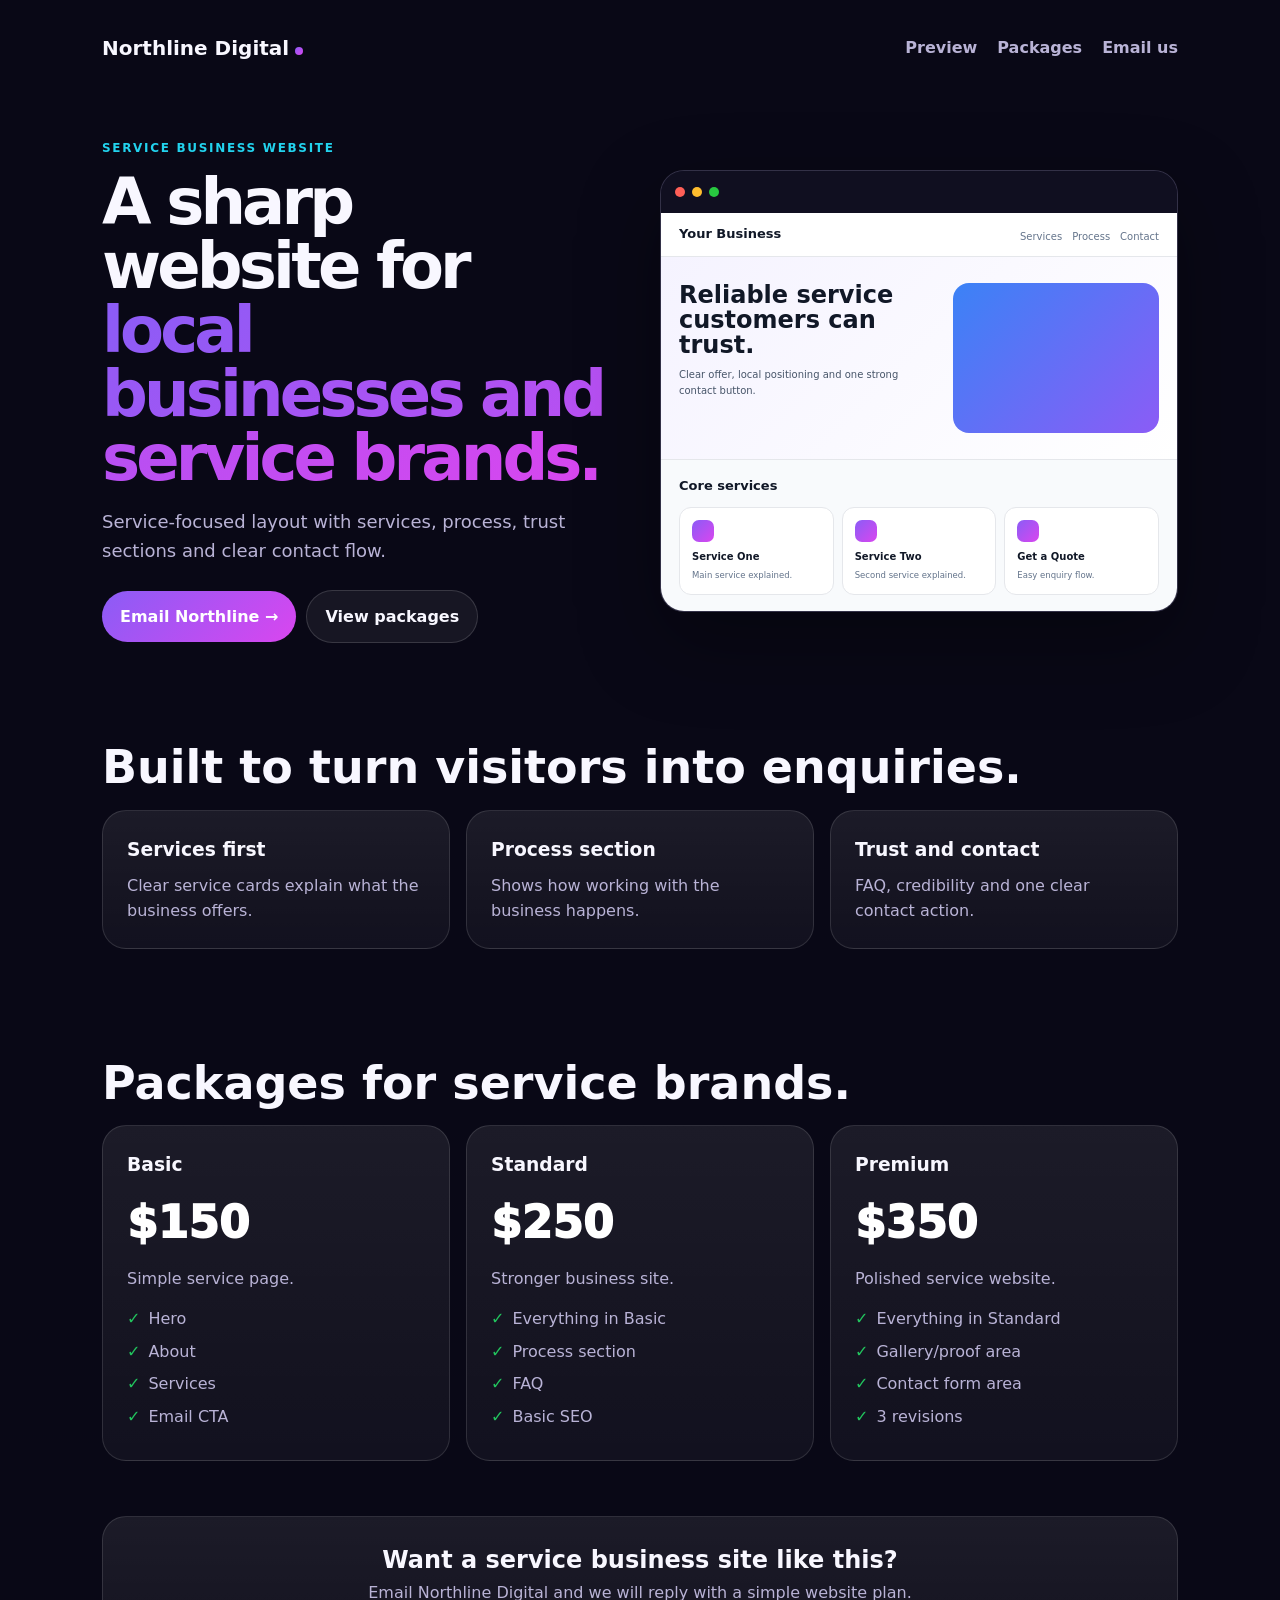
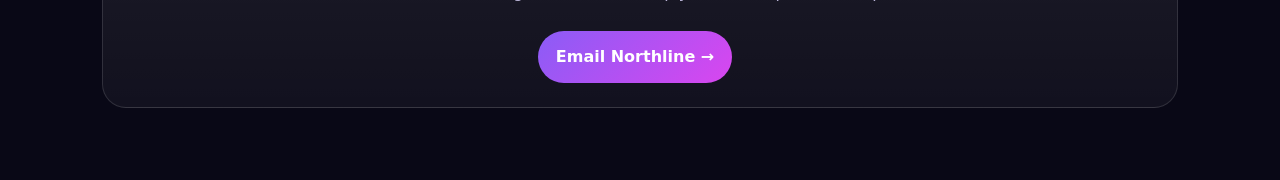
<file: demos/service-business/index.html>
<!doctype html><html lang="en"><head><meta charset="utf-8"><meta name="viewport" content="width=device-width,initial-scale=1"><title>Service Business Website Demo</title><style>*{box-sizing:border-box;margin:0;padding:0}body{font-family:Inter,system-ui,-apple-system,Segoe UI,Arial,sans-serif;background:#090816;color:#f8f7ff;line-height:1.6}a{text-decoration:none;color:inherit}.wrap{max-width:1120px;margin:auto;padding:22px}.nav{display:flex;justify-content:space-between;align-items:center;padding:10px 0 30px}.brand{font-size:20px;font-weight:900}.brand:after{content:"";display:inline-block;width:8px;height:8px;border-radius:50%;background:linear-gradient(135deg,#8b5cf6,#d946ef);margin-left:6px}.links{display:flex;gap:20px;color:#b9b3d6;font-weight:700}.hero{display:grid;grid-template-columns:1fr 1fr;gap:40px;align-items:center;padding:45px 0}.tag{font-size:12px;letter-spacing:.14em;text-transform:uppercase;color:#22d3ee;font-weight:900;margin-bottom:12px}h1{font-size:clamp(40px,6vw,64px);line-height:1;letter-spacing:-.06em;margin-bottom:18px}h1 span{background:linear-gradient(135deg,#8b5cf6,#d946ef);-webkit-background-clip:text;background-clip:text;color:transparent}p{color:#b9b3d6}.sub{font-size:18px;margin-bottom:24px}.btn{display:inline-block;padding:13px 18px;border-radius:999px;font-weight:900;margin-right:10px}.primary{background:linear-gradient(135deg,#8b5cf6,#d946ef);color:white}.secondary{border:1px solid rgba(255,255,255,.14);background:rgba(255,255,255,.06)}.preview{background:#17142d;border:1px solid rgba(255,255,255,.12);border-radius:24px;overflow:hidden;box-shadow:0 30px 80px rgba(0,0,0,.35)}.chrome{height:42px;background:#100f20;display:flex;gap:7px;align-items:center;padding:0 14px}.dot{width:10px;height:10px;border-radius:50%;background:#ff5f57}.dot:nth-child(2){background:#ffbd2e}.dot:nth-child(3){background:#28c840}.mini{background:#f8fafc;color:#111827}.mini-nav{height:44px;background:#fff;display:flex;justify-content:space-between;align-items:center;padding:0 18px;border-bottom:1px solid #e5e7eb}.mini-nav b{font-size:13px}.mini-nav span{font-size:10px;color:#64748b;margin-left:10px}.mini-hero{display:grid;grid-template-columns:1fr .8fr;gap:16px;padding:26px 18px;background:linear-gradient(135deg,#f5f3ff,#fff)}.mini-hero h2{font-size:24px;line-height:1.05;margin-bottom:8px}.mini-hero p{font-size:10px;color:#475569}.visual{border-radius:16px;min-height:150px;background:linear-gradient(135deg,#3b82f6,#8b5cf6)}.mini-sec{padding:16px 18px;border-top:1px solid #e5e7eb}.mini-sec h3{font-size:13px;margin-bottom:10px}.mini-grid{display:grid;grid-template-columns:repeat(3,1fr);gap:8px}.mini-card{background:#fff;border:1px solid #e5e7eb;border-radius:12px;padding:12px}.mini-card i{display:block;width:22px;height:22px;border-radius:7px;background:linear-gradient(135deg,#8b5cf6,#d946ef);margin-bottom:7px}.mini-card h4{font-size:10px;margin-bottom:4px}.mini-card p{font-size:8.5px;color:#64748b}.section{padding:55px 0}.section h2{font-size:clamp(30px,4vw,46px);line-height:1.05;margin-bottom:18px}.cards,.prices{display:grid;grid-template-columns:repeat(3,1fr);gap:16px}.card,.price,.cta{background:linear-gradient(180deg,rgba(255,255,255,.08),rgba(255,255,255,.04));border:1px solid rgba(255,255,255,.12);border-radius:24px;padding:24px}.card h3,.price h3{margin-bottom:8px}.amount{font-size:44px;font-weight:950;color:white;margin:8px 0}.price ul{list-style:none;margin-top:14px}.price li{color:#b9b3d6;margin:7px 0}.price li:before{content:"✓";color:#22c55e;margin-right:8px}.cta{text-align:center;margin-bottom:50px}@media(max-width:850px){.links{display:none}.hero,.mini-hero,.cards,.prices,.mini-grid{grid-template-columns:1fr}.visual{display:none}}</style></head><body><main class="wrap"><nav class="nav"><div class="brand">Northline Digital</div><div class="links"><a href="#preview">Preview</a><a href="#packages">Packages</a><a href="mailto:northlinedigital.studio@gmail.com?subject=Service%20Business%20Website">Email us</a></div></nav><section class="hero"><div><div class="tag">Service business website</div><h1>A sharp website for <span>local businesses and service brands.</span></h1><p class="sub">Service-focused layout with services, process, trust sections and clear contact flow.</p><a class="btn primary" href="mailto:northlinedigital.studio@gmail.com?subject=Service%20Business%20Website">Email Northline →</a><a class="btn secondary" href="#packages">View packages</a></div><div class="preview" id="preview"><div class="chrome"><div class="dot"></div><div class="dot"></div><div class="dot"></div></div><div class="mini"><div class="mini-nav"><b>Your Business</b><div><span>Services</span><span>Process</span><span>Contact</span></div></div><div class="mini-hero"><div><h2>Reliable service customers can trust.</h2><p>Clear offer, local positioning and one strong contact button.</p></div><div class="visual"></div></div><div class="mini-sec"><h3>Core services</h3><div class="mini-grid"><div class="mini-card"><i></i><h4>Service One</h4><p>Main service explained.</p></div><div class="mini-card"><i></i><h4>Service Two</h4><p>Second service explained.</p></div><div class="mini-card"><i></i><h4>Get a Quote</h4><p>Easy enquiry flow.</p></div></div></div></div></div></section><section class="section"><h2>Built to turn visitors into enquiries.</h2><div class="cards"><div class="card"><h3>Services first</h3><p>Clear service cards explain what the business offers.</p></div><div class="card"><h3>Process section</h3><p>Shows how working with the business happens.</p></div><div class="card"><h3>Trust and contact</h3><p>FAQ, credibility and one clear contact action.</p></div></div></section><section class="section" id="packages"><h2>Packages for service brands.</h2><div class="prices"><div class="price"><h3>Basic</h3><div class="amount">$150</div><p>Simple service page.</p><ul><li>Hero</li><li>About</li><li>Services</li><li>Email CTA</li></ul></div><div class="price"><h3>Standard</h3><div class="amount">$250</div><p>Stronger business site.</p><ul><li>Everything in Basic</li><li>Process section</li><li>FAQ</li><li>Basic SEO</li></ul></div><div class="price"><h3>Premium</h3><div class="amount">$350</div><p>Polished service website.</p><ul><li>Everything in Standard</li><li>Gallery/proof area</li><li>Contact form area</li><li>3 revisions</li></ul></div></div></section><section class="cta"><h2>Want a service business site like this?</h2><p>Email Northline Digital and we will reply with a simple website plan.</p><br><a class="btn primary" href="mailto:northlinedigital.studio@gmail.com?subject=Service%20Business%20Website">Email Northline →</a></section></main></body></html>
</file>
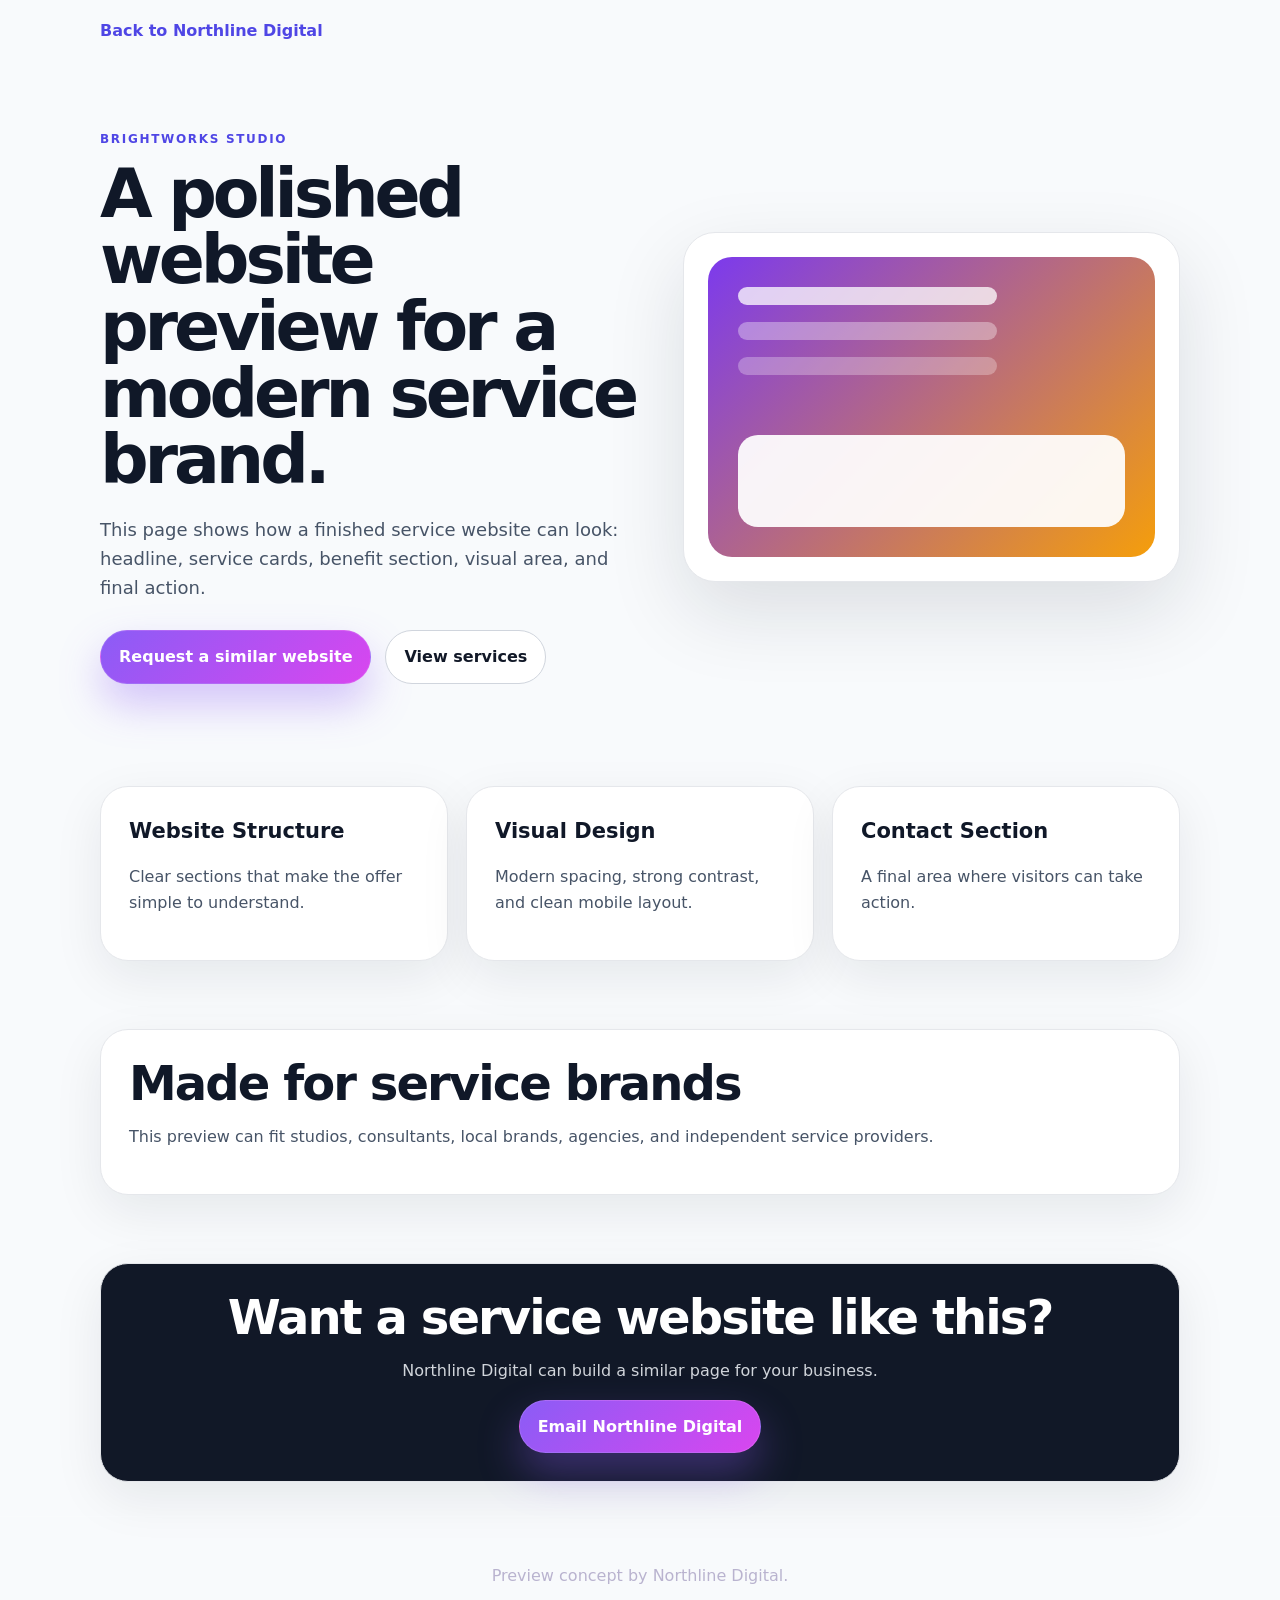
<file: samples/business-consultant.html>
<!DOCTYPE html><html lang="en"><head><meta charset="UTF-8"><meta name="viewport" content="width=device-width, initial-scale=1.0"><title>BrightWorks Preview</title><link rel="stylesheet" href="../style.css"></head><body class="demo-page"><div class="mini-nav"><a href="../index.html#samples">Back to Northline Digital</a></div><section class="demo-hero"><div><p class="eyebrow">BrightWorks Studio</p><h1>A polished website preview for a modern service brand.</h1><p class="hero-text">This page shows how a finished service website can look: headline, service cards, benefit section, visual area, and final action.</p><div class="hero-actions"><a class="btn primary" href="#contact">Request a similar website</a><a class="btn secondary" href="#services">View services</a></div></div><div class="demo-visual"><div class="mock-screen business"></div></div></section><section id="services" class="demo-section"><div class="demo-grid"><div class="demo-card"><h3>Website Structure</h3><p>Clear sections that make the offer simple to understand.</p></div><div class="demo-card"><h3>Visual Design</h3><p>Modern spacing, strong contrast, and clean mobile layout.</p></div><div class="demo-card"><h3>Contact Section</h3><p>A final area where visitors can take action.</p></div></div></section><section class="demo-section"><div class="demo-panel"><h2>Made for service brands</h2><p>This preview can fit studios, consultants, local brands, agencies, and independent service providers.</p></div></section><section id="contact" class="demo-section"><div class="demo-panel demo-cta"><h2>Want a service website like this?</h2><p>Northline Digital can build a similar page for your business.</p><a class="btn primary" href="mailto:northlinedigital.studio@gmail.com">Email Northline Digital</a></div></section><footer><p>Preview concept by Northline Digital.</p></footer></body></html>
</file>
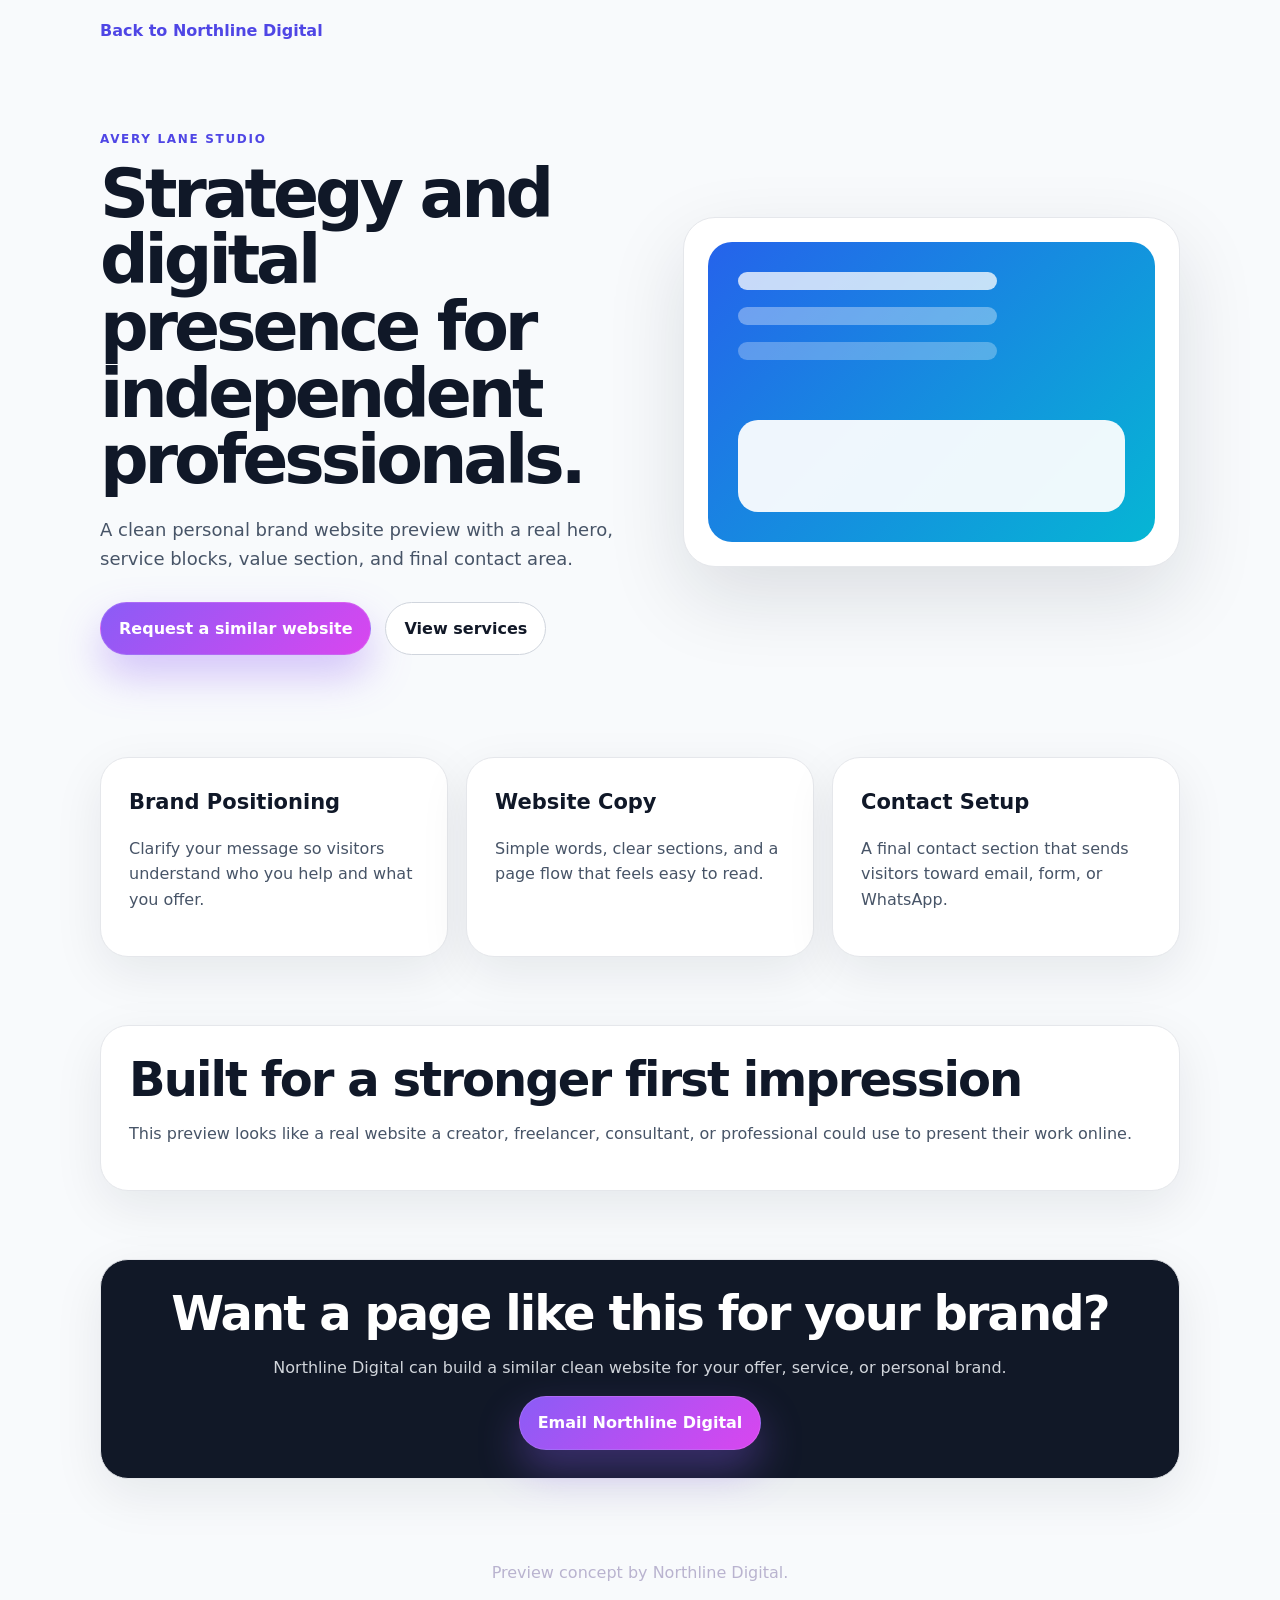
<file: samples/career-coach.html>
<!DOCTYPE html><html lang="en"><head><meta charset="UTF-8"><meta name="viewport" content="width=device-width, initial-scale=1.0"><title>Avery Lane Studio Preview</title><link rel="stylesheet" href="../style.css"></head><body class="demo-page"><div class="mini-nav"><a href="../index.html#samples">Back to Northline Digital</a></div><section class="demo-hero"><div><p class="eyebrow">Avery Lane Studio</p><h1>Strategy and digital presence for independent professionals.</h1><p class="hero-text">A clean personal brand website preview with a real hero, service blocks, value section, and final contact area.</p><div class="hero-actions"><a class="btn primary" href="#contact">Request a similar website</a><a class="btn secondary" href="#services">View services</a></div></div><div class="demo-visual"><div class="mock-screen"></div></div></section><section id="services" class="demo-section"><div class="demo-grid"><div class="demo-card"><h3>Brand Positioning</h3><p>Clarify your message so visitors understand who you help and what you offer.</p></div><div class="demo-card"><h3>Website Copy</h3><p>Simple words, clear sections, and a page flow that feels easy to read.</p></div><div class="demo-card"><h3>Contact Setup</h3><p>A final contact section that sends visitors toward email, form, or WhatsApp.</p></div></div></section><section class="demo-section"><div class="demo-panel"><h2>Built for a stronger first impression</h2><p>This preview looks like a real website a creator, freelancer, consultant, or professional could use to present their work online.</p></div></section><section id="contact" class="demo-section"><div class="demo-panel demo-cta"><h2>Want a page like this for your brand?</h2><p>Northline Digital can build a similar clean website for your offer, service, or personal brand.</p><a class="btn primary" href="mailto:northlinedigital.studio@gmail.com">Email Northline Digital</a></div></section><footer><p>Preview concept by Northline Digital.</p></footer></body></html>
</file>
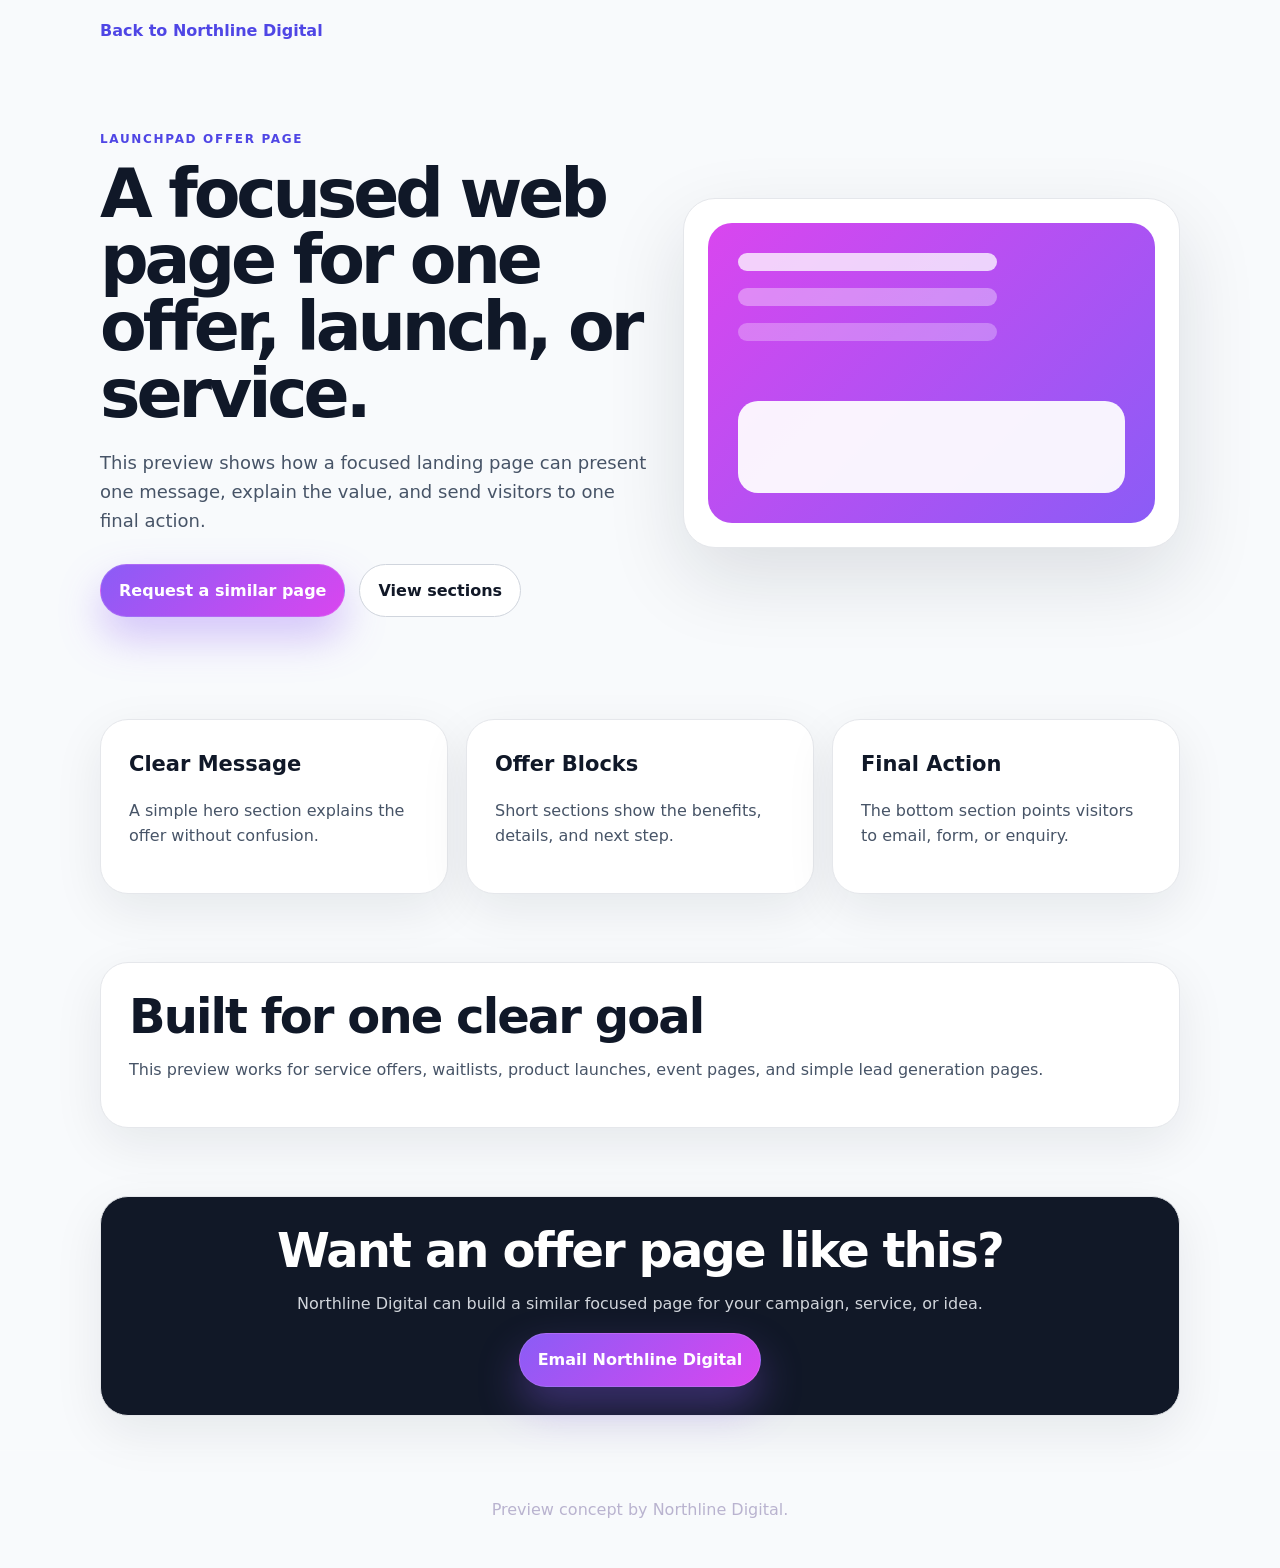
<file: samples/life-coach.html>
<!DOCTYPE html><html lang="en"><head><meta charset="UTF-8"><meta name="viewport" content="width=device-width, initial-scale=1.0"><title>LaunchPad Preview</title><link rel="stylesheet" href="../style.css"></head><body class="demo-page"><div class="mini-nav"><a href="../index.html#samples">Back to Northline Digital</a></div><section class="demo-hero"><div><p class="eyebrow">LaunchPad Offer Page</p><h1>A focused web page for one offer, launch, or service.</h1><p class="hero-text">This preview shows how a focused landing page can present one message, explain the value, and send visitors to one final action.</p><div class="hero-actions"><a class="btn primary" href="#contact">Request a similar page</a><a class="btn secondary" href="#sections">View sections</a></div></div><div class="demo-visual"><div class="mock-screen landing"></div></div></section><section id="sections" class="demo-section"><div class="demo-grid"><div class="demo-card"><h3>Clear Message</h3><p>A simple hero section explains the offer without confusion.</p></div><div class="demo-card"><h3>Offer Blocks</h3><p>Short sections show the benefits, details, and next step.</p></div><div class="demo-card"><h3>Final Action</h3><p>The bottom section points visitors to email, form, or enquiry.</p></div></div></section><section class="demo-section"><div class="demo-panel"><h2>Built for one clear goal</h2><p>This preview works for service offers, waitlists, product launches, event pages, and simple lead generation pages.</p></div></section><section id="contact" class="demo-section"><div class="demo-panel demo-cta"><h2>Want an offer page like this?</h2><p>Northline Digital can build a similar focused page for your campaign, service, or idea.</p><a class="btn primary" href="mailto:northlinedigital.studio@gmail.com">Email Northline Digital</a></div></section><footer><p>Preview concept by Northline Digital.</p></footer></body></html>
</file>
<file: style.css>
:root{--bg:#090816;--text:#f7f3ff;--muted:#b9b3cf;--line:rgba(255,255,255,.12);--purple:#8b5cf6;--pink:#d946ef;--cyan:#22d3ee}*{box-sizing:border-box}html{scroll-behavior:smooth}body{margin:0;font-family:Inter,system-ui,-apple-system,BlinkMacSystemFont,"Segoe UI",sans-serif;background:radial-gradient(circle at top left,rgba(139,92,246,.30),transparent 30%),radial-gradient(circle at top right,rgba(217,70,239,.18),transparent 28%),var(--bg);color:var(--text);line-height:1.6}a{color:inherit}.site-header{position:sticky;top:0;z-index:10;background:rgba(9,8,22,.78);backdrop-filter:blur(14px);border-bottom:1px solid var(--line)}.nav{max-width:1160px;margin:auto;padding:16px 20px;display:flex;align-items:center;justify-content:space-between;gap:20px}.brand{display:flex;align-items:center;gap:10px;text-decoration:none;font-weight:900}.logo-img{width:42px;height:42px;border-radius:14px;display:block;box-shadow:0 12px 34px rgba(139,92,246,.35)}.nav-links{display:flex;gap:20px;align-items:center;font-size:14px}.nav-links a{text-decoration:none;color:var(--muted);font-weight:750}.nav-links a:hover{color:#fff}.nav-cta{border:1px solid var(--line);padding:8px 14px;border-radius:999px}.hero{max-width:1160px;margin:auto;padding:72px 20px 40px;display:grid;grid-template-columns:1.15fr .85fr;gap:34px;align-items:center}.eyebrow{text-transform:uppercase;letter-spacing:.14em;color:var(--cyan);font-size:12px;font-weight:900;margin:0 0 12px}h1{font-size:clamp(42px,6vw,68px);line-height:.98;letter-spacing:-.06em;margin:0 0 22px}h2{font-size:clamp(30px,4vw,48px);line-height:1.05;letter-spacing:-.04em;margin:0 0 14px}h3{font-size:21px;margin:0 0 10px}.hero-text,.section-heading p,.service-card p,.sample-body p,.step-card p,.faq p,.contact-box p,.best-for,.hero-card li,.price-card li{color:var(--muted)}.hero-text{font-size:18px;max-width:680px}.hero-price{color:#ddd6fe;margin:18px 0 0;font-size:15px}.hero-actions{display:flex;gap:14px;flex-wrap:wrap;margin-top:28px}.btn{display:inline-flex;align-items:center;justify-content:center;border-radius:999px;border:1px solid var(--line);padding:13px 18px;text-decoration:none;font-weight:900}.btn.primary{background:linear-gradient(135deg,var(--purple),var(--pink));box-shadow:0 20px 42px rgba(139,92,246,.35);color:#fff}.btn.secondary{background:rgba(255,255,255,.06)}.hero-card,.service-card,.sample-card,.price-card,.step-card,.contact-box,.faq details{border:1px solid var(--line);background:linear-gradient(180deg,rgba(255,255,255,.08),rgba(255,255,255,.04));border-radius:28px;box-shadow:0 24px 70px rgba(0,0,0,.28)}.hero-card{padding:26px}.card-label{font-weight:900;margin:0 0 14px}.hero-card ul,.price-card ul{padding-left:20px;margin:0}.hero-card li,.price-card li{margin:8px 0}.section{max-width:1160px;margin:auto;padding:64px 20px}.compact-section{padding-top:46px}.section-heading{max-width:760px;margin-bottom:30px}.grid{display:grid;gap:18px}.grid.three{grid-template-columns:repeat(3,1fr)}.service-card,.price-card,.step-card{padding:25px}.samples{background:rgba(255,255,255,.025);border-radius:36px}.sample-card{overflow:hidden}.preview-link{display:block;text-decoration:none}.site-preview{height:255px;padding:14px;background:#f8fafc;color:#101828;overflow:hidden}.preview-browser{height:22px;background:#111827;border-radius:12px 12px 0 0;display:flex;gap:6px;align-items:center;padding-left:10px}.preview-browser span{width:6px;height:6px;border-radius:50%;background:#e5e7eb}.preview-hero{padding:18px;border-radius:0 0 18px 18px;color:#fff;min-height:118px}.brand-preview .preview-hero,.career-preview .preview-hero{background:linear-gradient(135deg,#2563eb,#06b6d4)}.business-preview .preview-hero{background:linear-gradient(135deg,#7c3aed,#f59e0b)}.landing-preview .preview-hero,.mindset-preview .preview-hero{background:linear-gradient(135deg,#d946ef,#8b5cf6)}.preview-hero p{font-size:10px;text-transform:uppercase;letter-spacing:.14em;opacity:.86;margin:0 0 7px}.preview-hero h4{font-size:18px;line-height:1.05;margin:0 0 12px;max-width:270px}.preview-hero em{font-style:normal;background:#fff;color:#111827;border-radius:999px;padding:7px 10px;font-size:10px;font-weight:900}.preview-content{padding:13px;background:#fff;border-radius:16px;margin-top:12px;box-shadow:0 12px 28px rgba(0,0,0,.08)}.preview-content i{display:block;height:8px;border-radius:999px;background:#e5e7eb;margin:7px 0}.preview-content i:nth-child(1){width:76%}.preview-content i:nth-child(2){width:56%}.preview-content i:nth-child(3){width:68%}.preview-content div{display:grid;grid-template-columns:1fr 1fr;gap:8px;margin-top:10px}.preview-content b{height:34px;border-radius:10px;background:#eef2ff}.sample-body{padding:22px}.tag,.popular{display:inline-block;margin:0 0 10px;padding:5px 10px;border-radius:999px;background:rgba(139,92,246,.18);color:#ddd6fe;font-size:12px;font-weight:900}.sample-body a{color:#c4b5fd;font-weight:900}.price-card.featured{border-color:rgba(217,70,239,.45);transform:translateY(-10px)}.price{font-size:46px;font-weight:950;margin:10px 0;color:#fff}.step-card span{display:inline-grid;place-items:center;width:42px;height:42px;border-radius:14px;background:rgba(139,92,246,.22);font-weight:950;margin-bottom:16px}.faq-list{display:grid;gap:12px}.faq details{padding:20px}summary{cursor:pointer;font-weight:900}.contact{text-align:center}.contact-box{max-width:850px;margin:auto;padding:34px}.small-note{font-size:14px;color:var(--muted)}footer{padding:30px 20px;border-top:1px solid var(--line);text-align:center;color:var(--muted)}.sample-page,.demo-page{background:#f8fafc;color:#101828}.mini-nav{max-width:1120px;margin:auto;padding:18px 20px}.mini-nav a{text-decoration:none;color:#4f46e5;font-weight:900}.sample-page .eyebrow,.demo-page .eyebrow{color:#4f46e5}.sample-hero,.demo-hero{max-width:1120px;margin:auto;padding:68px 20px;display:grid;grid-template-columns:1.05fr .95fr;gap:34px;align-items:center}.sample-hero h1,.demo-hero h1{color:#101828}.sample-page .hero-text,.demo-page .hero-text{color:#475467}.sample-visual,.demo-visual{background:#fff;border:1px solid #e5e7eb;border-radius:32px;padding:24px;box-shadow:0 30px 80px rgba(15,23,42,.12)}.mock-img,.mock-screen{height:300px;border-radius:24px;position:relative;overflow:hidden;background:linear-gradient(135deg,#2563eb,#06b6d4)}.business-mock,.mock-screen.business{background:linear-gradient(135deg,#7c3aed,#f59e0b)}.life-mock,.mock-screen.landing{background:linear-gradient(135deg,#d946ef,#8b5cf6)}.mock-img:before,.mock-screen:before{content:"";position:absolute;left:30px;top:30px;width:58%;height:18px;border-radius:999px;background:rgba(255,255,255,.75);box-shadow:0 35px 0 rgba(255,255,255,.35),0 70px 0 rgba(255,255,255,.28)}.mock-img:after,.mock-screen:after{content:"";position:absolute;left:30px;right:30px;bottom:30px;height:92px;background:rgba(255,255,255,.93);border-radius:20px}.sample-section,.demo-section{max-width:1120px;margin:auto;padding:34px 20px}.sample-grid,.demo-grid{display:grid;grid-template-columns:repeat(3,1fr);gap:18px}.sample-panel,.demo-card,.demo-panel{background:#fff;border:1px solid #e5e7eb;border-radius:28px;padding:28px;box-shadow:0 16px 50px rgba(15,23,42,.08)}.sample-panel p,.demo-card p,.demo-panel p{color:#475467}.sample-cta,.demo-cta{background:#111827!important;color:#fff!important;text-align:center}.sample-cta p,.demo-cta p{color:#d1d5db}.sample-page .btn.secondary,.demo-page .btn.secondary{color:#111827;background:#fff;border-color:#d0d5dd}@media(max-width:820px){.hero,.grid.three,.sample-hero,.sample-grid,.demo-hero,.demo-grid{grid-template-columns:1fr}.nav-links{display:none}.hero{padding-top:48px}.price-card.featured{transform:none}h1{font-size:42px}.site-preview{height:235px}}
</file>
